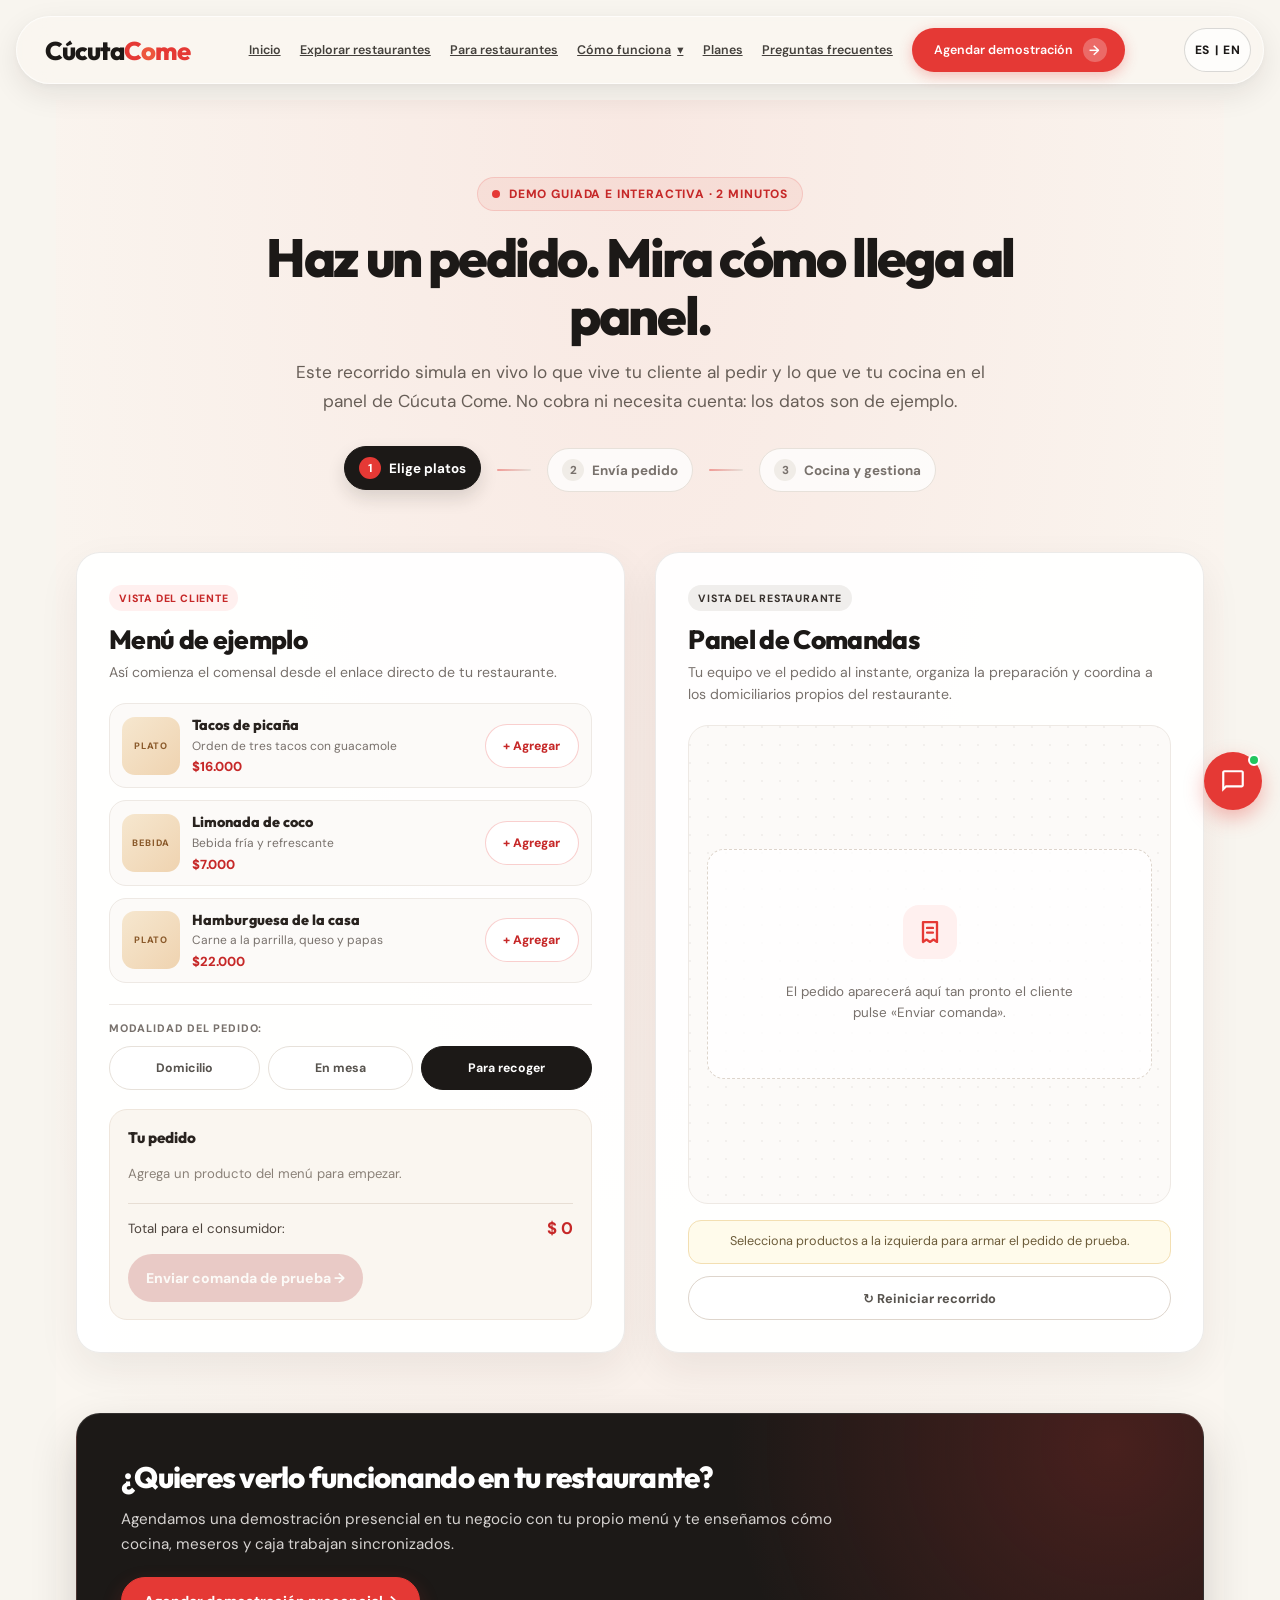
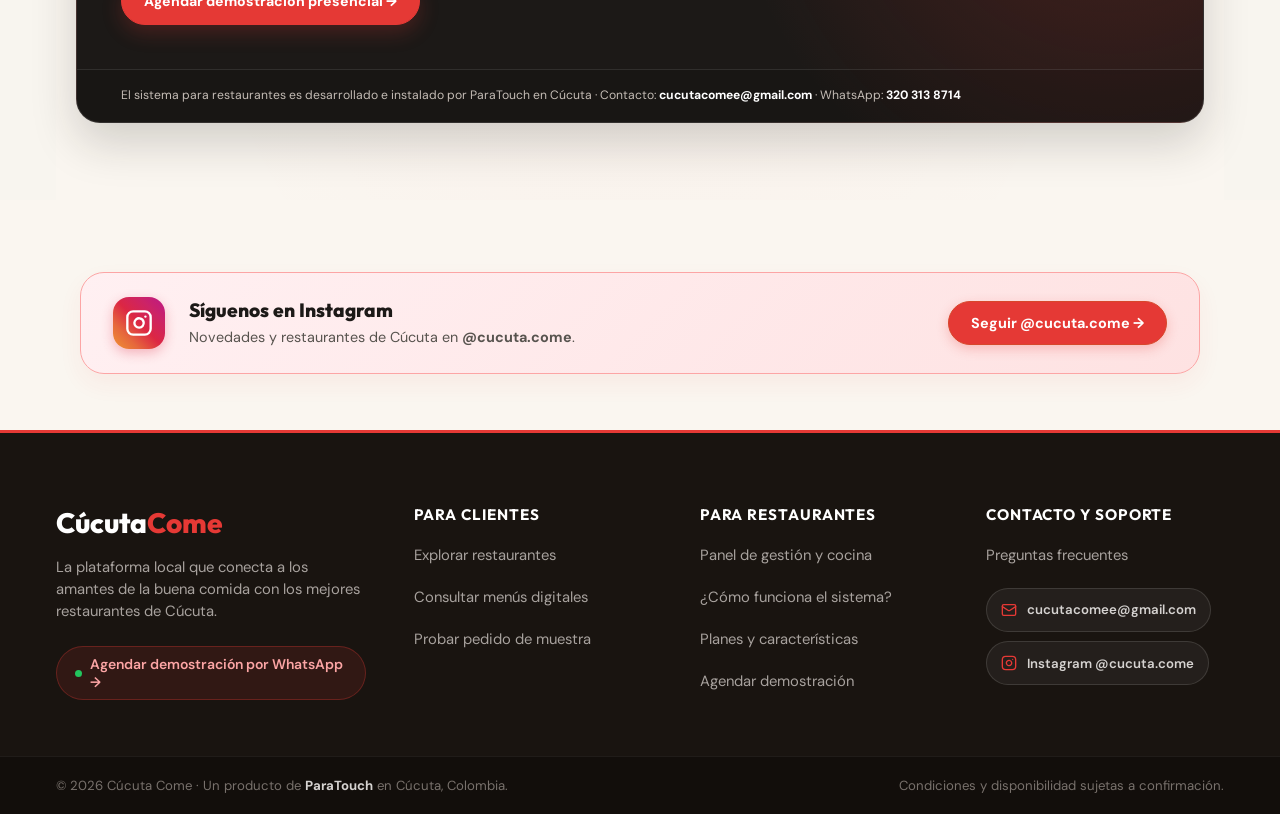
<file: demo.html>
<!doctype html>
<html lang="es">
<head>
  <meta charset="utf-8">
  <meta name="viewport" content="width=device-width,initial-scale=1">
  <meta name="description" content="Prueba el recorrido de un pedido en la demo guiada e interactiva de Cúcuta Come.">
  <title>Prueba el recorrido interactivo · Cúcuta Come</title>
  <link rel="icon" type="image/svg+xml" href="data:image/svg+xml,%3Csvg xmlns='http://www.w3.org/2000/svg' viewBox='0 0 64 64'%3E%3Crect width='64' height='64' rx='16' fill='%23E53935'/%3E%3Ctext x='32' y='43' text-anchor='middle' font-family='Arial,sans-serif' font-size='29' font-weight='800' fill='%23FFFFFF'%3ECC%3C/text%3E%3C/svg%3E">
  <link rel="stylesheet" href="assets/css/demo.css">
  <link rel="stylesheet" href="assets/css/improvements.css">
  <script src="assets/js/demo.js" defer></script>
</head>
<body>
  <a class="skip" href="demo.html#contenido">Saltar al contenido</a>

  <header class="capsule-header-wrapper" id="main-header">
    <div class="container">
    <nav class="capsule-nav-bar" aria-label="Navegación principal">
    <a class="brand header-logo-interactive" href="index.html" id="header-interactive-logo" aria-label="Cúcuta Come - Inicio">
      <span class="logo-text-brand"><span class="brand-cucuta">Cúcuta</span><span class="brand-come">C<span class="letter-o-bite">o</span>me</span></span>
    </a>
    <div class="nav top-nav" id="nav">
      <a href="index.html">Inicio</a>
      <a href="index.html#clientes">Explorar restaurantes</a>
      <a href="index.html#restaurantes">Para restaurantes</a>
      <div class="top-nav-dropdown">
        <a class="top-nav-dropdown__trigger" href="como-funciona.html">Cómo funciona <span aria-hidden="true">▾</span></a>
        <div class="top-nav-dropdown__menu">
          <a href="como-funciona.html#sistema">Comandas y cocina</a>
          <a href="como-funciona.html#domicilios">Gestión de domiciliarios</a>
          <a href="como-funciona.html#inventario">Inventario con recetas</a>
          <a href="demo.html">Demo interactiva</a>
        </div>
      </div>
      <a href="planes.html">Planes</a>
      <a href="preguntas-frecuentes.html">Preguntas frecuentes</a>
      <a href="index.html#contacto" class="nav-contact-link btn-header-cta">Agendar demostración<span class="btn-arrow-circle" aria-hidden="true">&rarr;</span></a>
    </div>
    <button class="language-toggle" type="button" data-language-toggle aria-label="Cambiar idioma a inglés" aria-pressed="false">ES <span aria-hidden="true">|</span> EN</button>
    <button aria-controls="nav" aria-expanded="false" aria-label="Abrir menú" class="burger" id="burger" type="button">
      <svg aria-hidden="true" class="icon icon--menu" viewBox="0 0 24 24" fill="none" stroke="currentColor" stroke-width="2" stroke-linecap="round"><path d="M4 6h16M4 12h16M4 18h16"/></svg>
      <svg aria-hidden="true" class="icon icon--close" viewBox="0 0 24 24" fill="none" stroke="currentColor" stroke-width="2" stroke-linecap="round"><path d="m6 6 12 12M18 6 6 18"/></svg>
    </button>
    </nav>
    </div>
  </header>

  <main id="contenido" class="demo-interactive-section">
    <div class="container">
      <div class="demo-header-text" data-reveal>
        <span class="demo-tag-pill"><span class="tag-pulse-red" aria-hidden="true"></span> DEMO GUIADA E INTERACTIVA · 2 MINUTOS</span>
        <h1 class="demo-main-title" data-i18n="demo-title">Haz un pedido. Mira cómo llega al panel.</h1>
        <p class="demo-main-subtitle" data-i18n="demo-lead">
          Este recorrido simula en vivo lo que vive tu cliente al pedir y lo que ve tu cocina en el panel de Cúcuta Come. No cobra ni necesita cuenta: los datos son de ejemplo.
        </p>

        <div class="demo-steps-indicator" aria-label="Pasos de la demo">
          <span class="step-pill active" id="step-pill-1" aria-current="step"><i class="step-num">1</i> Elige platos</span>
          <span class="step-pill-line" aria-hidden="true"></span>
          <span class="step-pill" id="step-pill-2"><i class="step-num">2</i> Envía pedido</span>
          <span class="step-pill-line" aria-hidden="true"></span>
          <span class="step-pill" id="step-pill-3"><i class="step-num">3</i> Cocina y gestiona</span>
        </div>
      </div>

      <div class="demo-workspace-grid" data-reveal>
        <section class="demo-card client-view-card" aria-labelledby="menu-title">
          <div class="demo-card-head">
            <span class="view-tag-label tag-client">VISTA DEL CLIENTE</span>
            <h2 id="menu-title">Menú de ejemplo</h2>
            <p>Así comienza el comensal desde el enlace directo de tu restaurante.</p>
          </div>

          <div class="demo-menu-list">
            <article class="demo-menu-item">
              <div class="product-thumb" aria-hidden="true"><span>Plato</span></div>
              <div class="item-info-text">
                <h3>Tacos de picaña</h3>
                <small>Orden de tres tacos con guacamole</small>
                <strong class="item-price">$16.000</strong>
              </div>
              <button type="button" class="btn-add-item" data-add="tacos">+ Agregar</button>
            </article>

            <article class="demo-menu-item">
              <div class="product-thumb" aria-hidden="true"><span>Bebida</span></div>
              <div class="item-info-text">
                <h3>Limonada de coco</h3>
                <small>Bebida fría y refrescante</small>
                <strong class="item-price">$7.000</strong>
              </div>
              <button type="button" class="btn-add-item" data-add="limonada">+ Agregar</button>
            </article>

            <article class="demo-menu-item">
              <div class="product-thumb" aria-hidden="true"><span>Plato</span></div>
              <div class="item-info-text">
                <h3>Hamburguesa de la casa</h3>
                <small>Carne a la parrilla, queso y papas</small>
                <strong class="item-price">$22.000</strong>
              </div>
              <button type="button" class="btn-add-item" data-add="burger">+ Agregar</button>
            </article>
          </div>

          <div class="demo-modality-wrap">
            <span class="modality-label">MODALIDAD DEL PEDIDO:</span>
            <div class="modality-buttons-group">
              <button type="button" class="type-pill" data-type="DOMICILIO">Domicilio</button>
              <button type="button" class="type-pill" data-type="MESA 4">En mesa</button>
              <button type="button" class="type-pill is-selected" data-type="PARA RECOGER">Para recoger</button>
            </div>
          </div>

          <div class="demo-cart-summary-box">
            <h3>Tu pedido</h3>
            <ul class="cart-list cart-items-dynamic" id="cart-items">
              <li class="empty-cart-msg">Agrega un producto del menú para empezar.</li>
            </ul>
            <div class="cart-total-bar">
              <span>Total para el consumidor:</span>
              <strong id="cart-total">$0</strong>
            </div>
            <button class="btn-submit-order" id="send-order" type="button" disabled>
              Enviar comanda de prueba &rarr;
            </button>
          </div>
        </section>

        <section class="demo-card kitchen-view-card" aria-labelledby="panel-title">
          <div class="demo-card-head">
            <span class="view-tag-label tag-kitchen">VISTA DEL RESTAURANTE</span>
            <h2 id="panel-title">Panel de Comandas</h2>
            <p>Tu equipo ve el pedido al instante, organiza la preparación y coordina a los domiciliarios propios del restaurante.</p>
          </div>

          <div class="kitchen-display-area">
            <div id="order-empty" class="kitchen-placeholder-box">
              <span class="placeholder-icon-wrap empty__icon" aria-hidden="true"><svg viewBox="0 0 24 24"><path d="M6 3.5h12v17l-3-2-3 2-3-2-3 2v-17Z"/><path d="M9.5 8.5h5M9.5 12.5h5"/></svg></span>
              <p>El pedido aparecerá aquí tan pronto el cliente pulse «Enviar comanda».</p>
            </div>

            <article id="order-card" class="order kitchen-ticket-card-live" hidden>
              <div class="order-head">
                <strong id="order-type-label">PEDIDO #1042 · PARA RECOGER</strong>
                <span id="order-status" class="badge">Nuevo</span>
              </div>
              <p class="order-meta">Cliente: Camila Rojas · Recibido ahora mismo</p>
              <ul id="order-items" class="order-items-list"></ul>
              <div class="total ticket-total-row">
                <span>Total a cobrar al consumidor</span>
                <strong id="order-total">$0</strong>
              </div>
              <button class="btn-submit-order" id="advance-order" type="button">
                Aceptar y preparar &rarr;
              </button>
            </article>

            <div id="order-completed" class="completed-card" hidden>
              <div class="completed-icon" aria-hidden="true"><svg viewBox="0 0 24 24"><path d="M20 6.5 9.5 17 4 11.5"/></svg></div>
              <h3>¡Recorrido terminado con éxito!</h3>
              <p>Tu comanda fue registrada, preparada y entregada sin papel ni confusiones.</p>
              <a class="primary link" href="index.html#contacto">Agendar demostración para mi restaurante →</a>
            </div>
          </div>

          <div class="kitchen-footer-actions">
            <p id="demo-notice" class="demo-hint-info" role="status" aria-live="polite">
              Selecciona productos a la izquierda para armar el pedido de prueba.
            </p>
            <button id="restart-demo" class="btn-reset-full" type="button">↻ Reiniciar recorrido</button>
          </div>
        </section>
      </div>

      <section class="demo-cta-dark-card" data-reveal>
        <div class="cta-dark-content">
          <h2>¿Quieres verlo funcionando en tu restaurante?</h2>
          <p>Agendamos una demostración presencial en tu negocio con tu propio menú y te enseñamos cómo cocina, meseros y caja trabajan sincronizados.</p>
          <div class="cta-dark-actions">
            <a href="index.html#contacto" class="btn-cta-red-lg">Agendar demostración presencial &rarr;</a>
          </div>
        </div>
        <div class="cta-dark-footer-line">
          <span>El sistema para restaurantes es desarrollado e instalado por ParaTouch en Cúcuta · Contacto: <strong>cucutacomee@gmail.com</strong> · WhatsApp: <strong>320 313 8714</strong></span>
        </div>
      </section>
    </div>
  </main>
  <section class="ig-band instagram-banner-section" aria-labelledby="ig-title">
    <div class="container">
      <div class="ig-card instagram-card-wrap" data-reveal>
        <div class="insta-icon-circle" aria-hidden="true">
          <svg width="28" height="28" viewBox="0 0 24 24" fill="none" stroke="#FFFFFF" stroke-width="2" stroke-linecap="round" stroke-linejoin="round" focusable="false">
            <rect x="2" y="2" width="20" height="20" rx="5" ry="5"/>
            <path d="M16 11.37A4 4 0 1 1 12.63 8 4 4 0 0 1 16 11.37z"/>
            <line x1="17.5" y1="6.5" x2="17.51" y2="6.5"/>
          </svg>
        </div>
        <div class="ig-card__text insta-text-info">
          <h2 id="ig-title">Síguenos en Instagram</h2>
          <p>Novedades y restaurantes de Cúcuta en <strong>@cucuta.come</strong>.</p>
        </div>
        <a class="primary link btn-insta-follow" href="https://instagram.com/cucuta.come" target="_blank" rel="noopener">Seguir @cucuta.come &rarr;</a>
      </div>
    </div>
  </section>
  <footer class="footer-modern">
    <div class="container footer-grid">
      <div class="footer-col-brand">
        <a href="index.html" class="footer-logo" aria-label="Cúcuta Come, ir al inicio">
          <span class="logo-text">Cúcuta<span class="logo-red">Come</span></span>
        </a>
        <p class="footer-tagline">
          La plataforma local que conecta a los amantes de la buena comida con los mejores restaurantes de Cúcuta.
        </p>
        <a href="https://wa.me/573203138714?text=Hola%2C%20quiero%20agendar%20una%20demostraci%C3%B3n%20de%20C%C3%BAcuta%20Come" target="_blank" rel="noopener" class="footer-wa-btn">
          <span class="wa-dot" aria-hidden="true"></span> Agendar demostración por WhatsApp &rarr;
        </a>
      </div>
      <div class="footer-col">
        <h2 class="footer-heading">Para Clientes</h2>
        <ul class="footer-links">
          <li><a href="index.html#clientes">Explorar restaurantes</a></li>
          <li><a href="index.html#clientes">Consultar menús digitales</a></li>
          <li><a href="demo.html">Probar pedido de muestra</a></li>
        </ul>
      </div>
      <div class="footer-col">
        <h2 class="footer-heading">Para Restaurantes</h2>
        <ul class="footer-links">
          <li><a href="index.html#restaurantes">Panel de gestión y cocina</a></li>
          <li><a href="como-funciona.html">¿Cómo funciona el sistema?</a></li>
          <li><a href="planes.html">Planes y características</a></li>
          <li><a href="index.html#contacto">Agendar demostración</a></li>
        </ul>
      </div>
      <div class="footer-col">
        <h2 class="footer-heading">Contacto y Soporte</h2>
        <ul class="footer-links">
          <li><a href="preguntas-frecuentes.html">Preguntas frecuentes</a></li>
        </ul>
        <div class="footer-contact-pills">
          <a href="mailto:cucutacomee@gmail.com" class="footer-pill-link pill-email">
            <svg aria-hidden="true" width="16" height="16" viewBox="0 0 24 24" fill="none" stroke="currentColor" stroke-width="2" stroke-linecap="round" stroke-linejoin="round"><rect x="2" y="4" width="20" height="16" rx="2"/><path d="m22 7-8.97 5.7a1.94 1.94 0 0 1-2.06 0L2 7"/></svg>
            <span>cucutacomee@gmail.com</span>
          </a>
          <a href="https://instagram.com/cucuta.come" target="_blank" rel="noopener" class="footer-pill-link pill-insta">
            <svg aria-hidden="true" width="16" height="16" viewBox="0 0 24 24" fill="none" stroke="currentColor" stroke-width="2" stroke-linecap="round" stroke-linejoin="round"><rect x="2" y="2" width="20" height="20" rx="5"/><path d="M16 11.37A4 4 0 1 1 12.63 8 4 4 0 0 1 16 11.37z"/><line x1="17.5" y1="6.5" x2="17.51" y2="6.5"/></svg>
            <span>Instagram @cucuta.come</span>
          </a>
        </div>
      </div>
    </div>
    <div class="footer-bottom-bar">
      <div class="container bottom-bar-flex">
        <p>© 2026 Cúcuta Come · Un producto de <strong>ParaTouch</strong> en Cúcuta, Colombia.</p>
        <p class="footer-conditions">Condiciones y disponibilidad sujetas a confirmación.</p>
      </div>
    </div>
  </footer>
  <div id="chatbot-widget" class="chatbot-container">
    <div id="chatbot-tooltip" class="chatbot-tooltip">
      <span>¿Tienes dudas sobre pedidos o tu restaurante? 💬</span>
      <button id="chatbot-tooltip-close" class="tooltip-close-btn" type="button" aria-label="Cerrar aviso">&times;</button>
    </div>
    <button id="chatbot-launcher" class="chatbot-launcher" type="button" aria-label="Abrir asistente virtual" aria-expanded="false" aria-controls="chatbot-window">
      <span class="launcher-online-dot" aria-hidden="true"></span>
      <svg class="icon-chat-open" viewBox="0 0 24 24" aria-hidden="true"><path fill="currentColor" d="M20 2H4c-1.1 0-2 .9-2 2v18l4-4h14c1.1 0 2-.9 2-2V4c0-1.1-.9-2-2-2zm0 14H5.2L4 17.2V4h16v12z"/></svg>
      <svg class="icon-chat-close" viewBox="0 0 24 24" aria-hidden="true"><path fill="currentColor" d="M19 6.41L17.59 5 12 10.59 6.41 5 5 6.41 10.59 12 5 17.59 6.41 19 12 13.41 17.59 19 19 17.59 13.41 12z"/></svg>
    </button>
    <section id="chatbot-window" class="chatbot-window" role="dialog" aria-modal="false" aria-hidden="true" aria-labelledby="chatbot-title" inert>
      <div class="chatbot-header">
        <div class="bot-avatar-wrap"><div class="bot-avatar-circle"><img src="assets/img/mascota/sorprendida-movil.webp" alt="" class="bot-avatar-img" width="40" height="40" loading="lazy" decoding="async"></div><span class="bot-status-dot" aria-label="En línea"></span></div>
        <div class="bot-info"><h2 id="chatbot-title">Asistente Cúcuta Come</h2><small>En línea · Respuesta al instante</small></div>
        <button id="chatbot-close-btn" class="chatbot-header-close" type="button" aria-label="Cerrar chat">&times;</button>
      </div>
      <div id="chatbot-messages" class="chatbot-messages" role="log" aria-live="polite" aria-relevant="additions"><div class="chat-msg msg-bot">¡Hola! 👋 Bienvenido a <strong>Cúcuta Come</strong>. ¿En qué te puedo ayudar hoy?</div></div>
      <div id="chatbot-quick-options" class="chatbot-quick-options" aria-label="Preguntas frecuentes">
        <button class="quick-pill pill-highlight" type="button" data-question="quiz">🎯 Descubrir mi plan ideal</button><button class="quick-pill" type="button" data-question="pedido">¿Cómo hacer un pedido?</button><button class="quick-pill" type="button" data-question="restaurante">Tengo un restaurante</button><button class="quick-pill" type="button" data-question="domicilios">¿Quién entrega los pedidos?</button><button class="quick-pill" type="button" data-question="planes">Ver todos los planes</button>
      </div>
      <form id="chatbot-form" class="chatbot-footer"><input type="text" id="chatbot-input" placeholder="Escribe tu duda aquí..." aria-label="Escribe tu duda" autocomplete="off" maxlength="500"><button type="submit" class="chatbot-send-btn" aria-label="Enviar mensaje"><svg viewBox="0 0 24 24" aria-hidden="true"><path fill="currentColor" d="M2.01 21L23 12 2.01 3 2 10l15 2-15 2z"/></svg></button></form>
    </section>
  </div>
  <script src="assets/js/main.js" defer></script>
</body>
</html>
</file>
<file: assets/css/demo.css>
@import url('https://fonts.googleapis.com/css2?family=DM+Sans:wght@400;500;600;700&family=Outfit:wght@600;700;800&display=swap');
:root{font-family:'DM Sans',system-ui,sans-serif;color:#211b17;background:#f8f5ef}
*{box-sizing:border-box}
body{margin:0}
html,body{overflow-x:hidden}
button,a{font:inherit}
button{cursor:pointer}
button:disabled{opacity:.5;cursor:not-allowed}
.skip{position:absolute;left:-9999px}
.skip:focus{left:12px;top:12px;background:white;padding:12px;z-index:5}
:focus-visible{outline:3px solid #f0835e;outline-offset:3px}
.top{background:#1d1814;color:white;display:flex;justify-content:space-between;align-items:center;gap:15px;padding:18px max(24px,calc((100vw - 1120px)/2))}
.top a{color:inherit;text-decoration:none}
.top-nav{display:flex;align-items:center;gap:8px 18px;flex-wrap:wrap}
.top-nav a{display:inline-flex;align-items:center;min-height:44px;font-size:14px;color:#d8c9bc;transition:color .18s ease}
.top-nav a:hover{color:#fff}
.top-nav-dropdown{position:relative;display:flex;align-items:center;min-height:44px}
.top-nav-dropdown__trigger{gap:6px}
.top-nav-dropdown__menu{position:absolute;z-index:10;top:100%;left:0;display:grid;min-width:220px;padding:8px;border:1px solid #493c34;border-radius:12px;background:#1d1814;box-shadow:0 12px 28px #0004;opacity:0;visibility:hidden;transform:translateY(6px);transition:opacity .18s ease,transform .18s ease,visibility .18s}
.top-nav-dropdown__menu a{padding:8px 10px;border-radius:7px}
.top-nav-dropdown__menu a:hover{background:#ffffff14}
.top-nav-dropdown:hover .top-nav-dropdown__menu,.top-nav-dropdown:focus-within .top-nav-dropdown__menu{opacity:1;visibility:visible;transform:none}
.nav-contact-link{gap:12px;padding:5px 7px 5px 18px;border:1px solid #1c1917;border-radius:9999px;background-color:#1c1917;color:#fff !important;font-weight:700;transition:transform .18s ease,box-shadow .18s ease}
.nav-contact-link:hover{background-color:#1c1917;transform:translateY(-2px);box-shadow:0 8px 18px #0004}
.nav-contact-arrow{display:grid;place-items:center;width:30px;height:30px;border-radius:50%;background:#e53935;color:#fff}
.nav-contact-arrow svg{width:15px;height:15px;fill:none;stroke:currentColor;stroke-width:2;stroke-linecap:round;stroke-linejoin:round}
.brand{font:800 27px 'Outfit',system-ui,sans-serif;letter-spacing:-1px}
.brand span{color:#ed563d}
main{max-width:1168px;margin:auto;padding:44px 24px 90px}
.intro{max-width:770px}
.eyebrow{font-size:11px;letter-spacing:2px;font-weight:800;color:#c34429}
h1,h2,h3{font-family:'Outfit',system-ui,sans-serif}
h1{font-size:clamp(34px,5vw,58px);line-height:1.08;margin:10px 0 18px;letter-spacing:-2px}
.intro>p:last-child,.card>p,.next>p{color:#675e57;line-height:1.6}
.steps{list-style:none;display:flex;gap:10px;padding:0;margin:34px 0 20px}
.steps li{background:#ede8e0;color:#786d63;border-radius:999px;padding:9px 15px;font-size:12px;font-weight:800;transition:background .2s ease,color .2s ease}
.steps .current{background:#211b17;color:white}
.layout{display:grid;grid-template-columns:1fr 1fr;gap:20px}
.card{background:white;border:1px solid #e8dfd5;border-radius:20px;padding:26px;box-shadow:0 12px 28px #34211109}
.card h2{font-size:28px;margin:8px 0}
.products{display:grid;gap:12px;margin-top:20px}
.products article{display:grid;grid-template-columns:54px 1fr auto;gap:12px;align-items:center;border:1px solid #e9e1d8;border-radius:13px;padding:14px}
.products h3{font-size:17px;margin:0}
.products p{font-size:13px;color:#786d63;margin:3px 0}
.emoji{display:grid;place-items:center;background:#fff3e8;width:54px;height:54px;border-radius:10px;font-size:28px}
.products button,.secondary{background:white;border:1px solid #d5c9bd;border-radius:9px;padding:10px 14px;font-weight:800;transition:all .18s ease}
.products button:hover,.secondary:hover{border-color:#bf462c;background:#fffaf6}
.cart{background:#f9f6f1;border-radius:14px;padding:18px;margin-top:24px}
.cart h3{margin:0 0 12px}

/* Selector de tipo de orden */
.order-type-box{margin-top:20px;padding-top:16px;border-top:1px dashed #e5d8cc}
.order-type-label{display:block;font-size:12px;font-weight:800;letter-spacing:1px;color:#7c7268;margin-bottom:8px;text-transform:uppercase}
.order-type-options{display:flex;gap:8px;flex-wrap:wrap}
.type-pill{background:#fff;border:1px solid #dcd1c5;border-radius:999px;padding:7px 13px;font-size:13px;font-weight:700;color:#5a5149;transition:all .18s ease}
.type-pill.is-selected{background:#211b17;color:#fff;border-color:#211b17}

/* Lista interactiva del carrito */
.cart-list{list-style:none;padding:0;margin:0 0 16px;display:grid;gap:10px}
.cart-item{display:flex;align-items:center;justify-content:space-between;gap:10px;padding:8px 0;border-bottom:1px solid #ece2d7}
.cart-item__info{flex:1;min-width:0}
.cart-item__title{font-size:14px;font-weight:700;margin:0;white-space:nowrap;overflow:hidden;text-overflow:ellipsis}
.cart-item__price{font-size:12px;color:#796e65}
.stepper{display:flex;align-items:center;gap:6px}
.stepper-btn{width:44px;height:44px;display:grid;place-items:center;background:#fff;border:1px solid #dcd1c5;border-radius:6px;font-weight:800;font-size:15px;line-height:1;padding:0;color:#211b17}
.stepper-btn:hover:not(:disabled){background:#f1ece5;border-color:#bf462c}
.stepper-count{font-weight:800;font-size:14px;min-width:20px;text-align:center}
.cart-item__subtotal{font-weight:800;font-size:14px;min-width:65px;text-align:right}

.empty-cart-msg{color:#766d64;font-size:14px;padding:8px 0}
.total{border-top:1px solid #e3d8cc;padding-top:14px;display:flex;justify-content:space-between;font-weight:700;font-size:17px}
.primary{background:#d7472b;color:white;border:1px solid #d7472b;border-radius:10px;padding:13px 18px;font-weight:800;transition:background .18s ease}
.primary:hover:not(:disabled){background:#ae321a}
.cart .primary{width:100%}
.empty{border:1px dashed #d5c9bd;border-radius:14px;padding:80px 20px;text-align:center;color:#766d64;margin-top:24px}
.order{border:1px solid #e3d8cc;border-radius:14px;padding:18px;margin-top:24px;background:#fffaf6}
.order-head{display:flex;justify-content:space-between;align-items:center;gap:10px}
.badge{background:#fff0e8;color:#af391d;border-radius:999px;padding:7px 12px;font-size:12px;font-weight:800}
.order-meta{color:#675e57;font-size:13px;margin:8px 0 12px}
.order-items-list{list-style:none;padding:0;margin:0 0 14px;display:grid;gap:6px}
.order-items-list li{display:flex;justify-content:space-between;font-size:14px;padding:4px 0;border-bottom:1px dashed #ebdcd0}
.notice{min-height:46px;color:#775341;line-height:1.5;margin-top:14px;font-size:14px;background:#fbf5ee;padding:10px 14px;border-radius:10px;border-left:4px solid #d7472b}

/* Tarjeta de finalización */
.completed-card{background:#ebf7f0;border:1px solid #b7e3ca;border-radius:14px;padding:22px;margin-top:20px;text-align:center}
.completed-icon{font-size:36px;margin-bottom:8px}
.completed-card h3{margin:0 0 8px;color:#135c3c;font-size:20px}
.completed-card p{color:#255c42;font-size:14px;line-height:1.5;margin:0 0 16px}
.completed-card .primary{display:inline-block;text-decoration:none}

.next{margin-top:35px;background:#211b17;color:white;border-radius:18px;padding:30px}
.next h2{margin-top:0}
.next>p{color:#d6ccc3}
.next .small{font-size:12px}
.link{display:inline-block;text-decoration:none}
.panel .secondary{margin-top:12px}

@media(max-width:820px){
  main{padding:26px 15px 60px}
  .top{padding:15px;flex-direction:column;align-items:flex-start}
  .top-nav{width:100%;justify-content:space-between;flex-wrap:wrap}
  .layout{grid-template-columns:1fr}
  .card{padding:19px}
  .steps{flex-wrap:wrap}
  .products article{grid-template-columns:46px 1fr auto;gap:9px;padding:10px}
  .products button{padding:8px 12px}
  .emoji{width:46px;height:46px;font-size:24px}
}

/* v2: sin emojis, miniaturas y móvil */
.product-thumb{width:64px;height:64px;border-radius:14px;background:linear-gradient(135deg,#f6e7cf,#efd3b0);display:grid;place-items:center;overflow:hidden;position:relative;color:#8a5a2b;font-size:10px;font-weight:800;letter-spacing:.08em;text-transform:uppercase}
.product-thumb img{position:absolute;inset:0;width:100%;height:100%;object-fit:cover}
.empty__icon,.completed-icon{width:54px;height:54px;border-radius:50%;margin:0 auto 10px;display:grid;place-items:center;background:rgba(229,48,42,.1);color:#e5302a}
.completed-icon{background:#dcfce7;color:#166534;font-size:0}
.empty__icon svg,.completed-icon svg{width:26px;height:26px;fill:none;stroke:currentColor;stroke-width:2.2;stroke-linecap:round;stroke-linejoin:round}
.type-pill{min-height:44px}
button,.primary,.secondary{min-height:44px}
input,select,textarea{font-size:16px}
@media(max-width:820px){.product-thumb{width:46px;height:46px;font-size:8px}.order-type-options{display:grid;grid-template-columns:1fr;gap:8px}.steps li{font-size:11px;padding:8px 12px}}
@media(max-width:520px){.products article{grid-template-columns:46px 1fr}.products article button{grid-column:1/-1;width:100%}}
.ig-band{padding:0 24px clamp(3.5rem,6vw,4rem);background:#f8f5ef}
.ig-card{display:flex;align-items:center;justify-content:space-between;gap:24px;max-width:1120px;margin:auto;padding:24px;border:1px solid #e8dfd5;border-radius:18px;background:linear-gradient(135deg,#fff7ec,#ffeaf0)}
.ig-card h2{margin:0 0 6px;font-family:'Outfit',system-ui,sans-serif}
.ig-card p{margin:0;color:#675e57;line-height:1.55}
.demo-footer{padding:24px;background:#211b17}
.demo-footer nav{display:flex;flex-wrap:wrap;justify-content:center;gap:10px 24px;max-width:1168px;margin:auto}
.demo-footer a{display:inline-flex;align-items:center;min-height:44px;color:#fff;text-decoration:none}
.demo-footer a:hover{text-decoration:underline}
.intro,.layout{min-width:0}
@media(max-width:820px){.top-nav{justify-content:flex-start;gap:4px 14px}.ig-card{flex-direction:column;text-align:center}.ig-card .primary{width:100%;text-align:center}}
@media(prefers-reduced-motion:reduce){*,*::before,*::after{scroll-behavior:auto!important;transition-duration:.001ms!important;animation-duration:.001ms!important;animation-iteration-count:1!important}}
</file>
<file: assets/css/improvements.css>
.form__legal { line-height: 1.55; }
.contact__person{margin-bottom:18px}.contact__wa{display:flex;align-items:center;gap:15px;width:min(100%,440px);min-height:82px;padding:16px 18px;background:#167a50;color:#fff;border:1px solid #116b46;border-radius:16px;box-shadow:0 12px 24px #135c3c26;text-decoration:none;transition:transform .18s ease,box-shadow .18s ease,background .18s ease}.contact__wa:hover{background:#106943;transform:translateY(-2px);box-shadow:0 16px 30px #135c3c32}.contact__wa:focus-visible{outline:3px solid #1e8f60;outline-offset:4px}.contact__wa-icon{display:grid;place-items:center;flex:none;width:46px;height:46px;border-radius:13px;background:#ffffff20}.contact__wa-icon .icon{display:block;width:27px;height:27px;fill:none;stroke:currentColor;stroke-width:1.8;stroke-linecap:round;stroke-linejoin:round}.contact__wa-text{display:grid;gap:3px;min-width:0;line-height:1.25}.contact__wa-text strong{font-size:1rem;font-weight:800}.contact__wa-text small{font-size:.84rem;color:#daf6e8}.contact__wa-arrow{width:20px;height:20px;flex:none;margin-left:auto;stroke:currentColor;stroke-width:2}.contact__person .muted{line-height:1.4}@media(max-width:480px){.contact__wa{padding:14px;gap:12px}.contact__wa-text strong{font-size:.94rem}.contact__wa-icon{width:42px;height:42px}}

/* Pie unificado para las páginas del sitio */
.footer-modern {
  padding-top: 4.5rem;
  border-top: 3px solid #e53935;
  background-color: #191410;
  color: #a8a29e;
  font-size: .925rem;
}
.footer-modern .container {
  width: min(100% - 40px, 1168px);
  margin-inline: auto;
}
.footer-grid {
  display: grid;
  grid-template-columns: minmax(0, 1.3fr) repeat(3, minmax(0, 1fr));
  gap: 3rem;
  padding-bottom: 3.5rem;
}
.footer-col-brand,
.footer-col { min-width: 0; }
.footer-logo {
  display: inline-block;
  margin-bottom: 1rem;
  text-decoration: none;
}
.footer-logo .logo-text {
  color: #fff;
  font-family: "Baloo 2", "Outfit", sans-serif;
  font-size: 1.75rem;
  font-weight: 800;
}
.footer-logo .logo-red { color: #e53935; }
.footer-tagline {
  max-width: 320px;
  margin: 0 0 1.5rem;
  color: #a8a29e;
  line-height: 1.5;
}
.footer-wa-btn {
  display: inline-flex;
  min-height: 44px;
  align-items: center;
  gap: 8px;
  padding: 8px 18px;
  border: 1px solid rgba(229, 57, 53, .3);
  border-radius: 9999px;
  background: rgba(229, 57, 53, .12);
  color: #fca5a5;
  font-size: .875rem;
  font-weight: 600;
  text-decoration: none;
  transition: background-color .25s ease, color .25s ease, border-color .25s ease;
}
.footer-wa-btn:hover {
  border-color: #e53935;
  background: #e53935;
  color: #fff;
}
.wa-dot {
  width: 7px;
  height: 7px;
  flex: 0 0 7px;
  border-radius: 50%;
  background-color: #22c55e;
}
.footer-heading {
  margin: 0 0 1.25rem;
  color: #fff;
  font-size: .95rem;
  font-weight: 700;
  letter-spacing: .06em;
  text-transform: uppercase;
}
.footer-links {
  display: flex;
  flex-direction: column;
  gap: .75rem;
  margin: 0;
  padding: 0;
  list-style: none;
}
.footer-links a {
  display: inline-block;
  min-height: 30px;
  color: #a8a29e;
  line-height: 1.5;
  text-decoration: none;
  transition: color .2s ease, padding-left .2s ease;
}
.footer-links a:hover {
  padding-left: 4px;
  color: #e53935;
}
.footer-modern a:focus-visible {
  outline: 2px solid #fca5a5;
  outline-offset: 3px;
}
.footer-bottom-bar {
  padding: 1.25rem 0;
  border-top: 1px solid rgba(255, 255, 255, .06);
  background-color: #120e0b;
  color: #78716c;
  font-size: .825rem;
}
.bottom-bar-flex {
  display: flex;
  align-items: center;
  justify-content: space-between;
  flex-wrap: wrap;
  gap: 1rem;
}
.bottom-bar-flex p { margin: 0; }
.bottom-bar-flex strong { color: #d6d3d1; }
@media (max-width: 991px) {
  .footer-grid {
    grid-template-columns: repeat(2, minmax(0, 1fr));
    gap: 2.5rem;
  }
}
@media (max-width: 576px) {
  .footer-modern { padding-top: 3rem; }
  .footer-grid {
    grid-template-columns: minmax(0, 1fr);
    gap: 2rem;
    padding-bottom: 2.5rem;
  }
  .bottom-bar-flex {
    flex-direction: column;
    text-align: center;
  }
}
@media (prefers-reduced-motion: reduce) {
  .footer-wa-btn,
  .footer-links a { transition: none; }
}

/* Header con espaciado amplio, CTA rojo y animación de marca */
.site-header .header__inner {
  min-height: 88px;
  height: auto;
  gap: clamp(18px, 2.5vw, 36px);
}
.site-header,
.top {
  will-change: transform;
  transition: transform .35s cubic-bezier(.16, 1, .3, 1), background-color .3s ease, box-shadow .3s ease, backdrop-filter .3s ease;
}
.site-header.header-hidden,
.top.header-hidden { transform: translateY(-100%); }
.site-header.header-scrolled,
.top.header-scrolled {
  background-color: rgba(250, 246, 240, .94);
  backdrop-filter: blur(10px);
  -webkit-backdrop-filter: blur(10px);
  box-shadow: 0 4px 20px rgba(28, 25, 23, .06);
}
.site-header.is-open { transform: translateY(0); }
.site-header .brand {
  flex: 0 0 auto;
  transition: transform .25s cubic-bezier(.34, 1.56, .64, 1);
}
.site-header .brand__name {
  font-size: 2rem;
  letter-spacing: -.02em;
}
.site-header .brand__accent {
  display: inline-block;
  transform-origin: center;
  transition: color .3s ease, transform .3s ease;
}
.site-header .brand:hover { transform: scale(1.03); }
.site-header .brand:hover .brand__accent {
  color: #c62828;
  animation: logoPulse .6s cubic-bezier(.34, 1.56, .64, 1);
}
@keyframes logoPulse {
  0%, 100% { transform: translateY(0) scale(1); }
  50% { transform: translateY(-2px) scale(1.08); }
}
.site-header .nav {
  min-width: 0;
  gap: clamp(16px, 2vw, 28px);
}
.site-header .nav__list {
  gap: clamp(14px, 1.65vw, 24px);
}
.site-header .nav__list > li > a {
  display: inline-flex;
  min-height: 44px;
  align-items: center;
  white-space: nowrap;
}
.site-header .nav__cta {
  min-height: 44px;
  height: auto;
  flex: 0 0 auto;
  padding: 6px 6px 6px 20px;
  border-color: #c62828;
  background-color: #c62828;
  box-shadow: 0 4px 14px rgba(198, 40, 40, .28);
}
.site-header .nav__cta:hover {
  border-color: #b71c1c;
  background-color: #b71c1c;
  box-shadow: 0 6px 18px rgba(198, 40, 40, .38);
}
.site-header .nav__cta-arrow {
  width: 32px;
  height: 32px;
  background-color: #faf6f0;
  color: #c62828;
  font-weight: 800;
}
.site-header .nav__cta:hover .nav__cta-arrow {
  background-color: #fff;
}
.site-header .burger {
  flex: 0 0 44px;
}
@media (max-width: 1100px) and (min-width: 921px) {
  .site-header .header__inner { gap: 14px; }
  .site-header .brand__name { font-size: 1.8rem; }
  .site-header .nav { gap: 14px; }
  .site-header .nav__list { gap: 12px; }
  .site-header .nav__list > li > a { font-size: .84rem; }
  .site-header .nav__cta { padding-left: 14px; font-size: .86rem; }
}
@media (max-width: 920px) {
  .site-header .header__inner {
    min-height: var(--header-h);
    gap: 12px;
  }
  .site-header .nav { gap: 0; }
  .site-header.is-open .nav {
    align-items: stretch;
    gap: 12px;
  }
  .site-header .nav__list > li > a {
    width: 100%;
    min-height: 48px;
  }
  .site-header .nav__cta {
    width: 100%;
    min-height: 48px;
  }
}

@media (prefers-reduced-motion: reduce) {
  .site-header,
  .top { transition: none; }
  .site-header .brand,
  .site-header .brand__accent,
  .site-header .nav__cta,
  .site-header .nav__cta-arrow { transition: none; }
  .site-header .brand:hover .brand__accent { animation: none; }
}
.top {
  position: sticky;
  top: 0;
  z-index: 60;
  min-height: 88px;
  gap: 24px;
  border-bottom: 1px solid rgba(231, 229, 228, .8);
  background-color: #faf6f0;
  box-shadow: 0 2px 12px rgba(28, 25, 23, .03);
  color: #1c1917;
}
.top .brand {
  flex: 0 0 auto;
  color: #1c1917;
  font-size: 30px;
  transition: transform .25s cubic-bezier(.34, 1.56, .64, 1);
}
.top .brand span {
  display: inline-block;
  color: #e53935;
  transition: color .3s ease, transform .3s ease;
}
.top .brand:hover { transform: scale(1.03); }
.top .brand:hover span {
  color: #c62828;
  animation: logoPulse .6s cubic-bezier(.34, 1.56, .64, 1);
}
.top-nav { gap: 8px clamp(12px, 1.5vw, 20px); }
.top-nav a {
  min-height: 44px;
  color: #44403c;
  font-size: .9rem;
  white-space: nowrap;
}
.top-nav a:hover { color: #e53935; }
.top-nav .nav-contact-link {
  gap: 12px;
  padding: 6px 6px 6px 20px;
  border-color: #c62828;
  background-color: #c62828;
  box-shadow: 0 4px 14px rgba(198, 40, 40, .28);
  color: #fff !important;
}

/* Banner de Instagram y cápsulas de contacto del pie */
.instagram-banner-section.ig-band {
  padding: 4.5rem 0 3.5rem;
  background-color: #faf6f0;
}
.instagram-banner-section .instagram-card-wrap {
  display: flex;
  align-items: center;
  gap: 1.5rem;
  padding: 1.5rem 2rem;
  border: 1px solid #fca5a5;
  border-radius: 24px;
  background: linear-gradient(135deg, #fff0f2 0%, #fee2e2 100%);
  box-shadow: 0 10px 25px rgba(229, 57, 53, .06);
}
.instagram-card-wrap .insta-icon-circle {
  display: flex;
  width: 52px;
  height: 52px;
  flex: 0 0 52px;
  align-items: center;
  justify-content: center;
  border-radius: 16px;
  background: linear-gradient(45deg, #f09433 0%, #e6683c 25%, #dc2743 50%, #cc2366 75%, #bc1888 100%);
  color: #fff;
  margin: 0;
  padding: 0;
  box-shadow: 0 4px 12px rgba(220, 39, 67, .3);
}
.instagram-card-wrap .insta-icon-circle svg {
  display: block;
  flex: 0 0 28px;
  width: 28px;
  height: 28px;
  fill: none;
  stroke: #fff;
  stroke-width: 2;
  stroke-linecap: round;
  stroke-linejoin: round;
}
.instagram-card-wrap .insta-text-info { flex: 1; }
.instagram-card-wrap .insta-text-info h2 {
  margin: 0 0 .25rem;
  color: #1c1917;
  font-size: 1.2rem;
  font-weight: 800;
}
.instagram-card-wrap .insta-text-info p {
  margin: 0;
  color: #57534e;
  font-size: .9rem;
}
.instagram-banner-section .btn-insta-follow {
  display: inline-flex;
  min-height: 44px;
  align-items: center;
  justify-content: center;
  padding: 10px 22px;
  border-radius: 9999px;
  background-color: #e53935;
  color: #fff;
  font-size: .9rem;
  font-weight: 700;
  text-decoration: none;
  white-space: nowrap;
  box-shadow: 0 4px 12px rgba(229, 57, 53, .25);
  transition: background-color .25s ease, transform .25s ease;
}
.instagram-banner-section .btn-insta-follow:hover {
  background-color: #c62828;
  transform: translateY(-2px);
}
.footer-contact-pills {
  display: flex;
  flex-direction: column;
  align-items: flex-start;
  gap: .6rem;
  margin-top: .875rem;
}
.footer-modern .footer-pill-link {
  display: inline-flex;
  width: fit-content;
  max-width: 100%;
  min-height: 44px;
  align-items: center;
  gap: 10px;
  padding: 8px 14px;
  border: 1px solid rgba(255, 255, 255, .12);
  border-radius: 9999px;
  background-color: rgba(255, 255, 255, .05);
  color: #d6d3d1;
  font-size: .825rem;
  font-weight: 600;
  text-decoration: none;
  transition: background-color .25s ease, border-color .25s ease, color .25s ease, transform .25s ease;
}
.footer-modern .footer-pill-link svg {
  flex: 0 0 16px;
  color: #e53935;
  transition: transform .25s ease;
}
.footer-modern .footer-pill-link span { overflow-wrap: anywhere; }
.footer-modern .footer-pill-link:hover {
  border-color: rgba(229, 57, 53, .4);
  background-color: rgba(229, 57, 53, .15);
  color: #fff;
  transform: translateX(4px);
}
.footer-modern .footer-pill-link:hover svg { transform: scale(1.15); }
@media (max-width: 768px) {
  .instagram-banner-section .instagram-card-wrap {
    flex-direction: column;
    padding: 1.5rem;
    text-align: center;
  }
  .instagram-banner-section .btn-insta-follow { width: 100%; }
}
@media (prefers-reduced-motion: reduce) {
  .instagram-banner-section .btn-insta-follow,
  .footer-modern .footer-pill-link,
  .footer-modern .footer-pill-link svg { transition: none; }
}

/* Demo interactiva: espacios, tarjetas y estados del recorrido */
.demo-interactive-section {
  padding: clamp(3.25rem, 6vw, 5.25rem) 0;
  background:
    radial-gradient(ellipse at 50% 0, rgba(229, 57, 53, .07), transparent 44rem),
    #faf6f0;
}
.demo-interactive-section > .container {
  width: min(100% - 40px, 1168px);
  margin-inline: auto;
}
.demo-header-text {
  max-width: 850px;
  margin: 0 auto clamp(2.5rem, 5vw, 3.75rem);
  text-align: center;
}
.demo-tag-pill {
  display: inline-flex;
  min-height: 34px;
  align-items: center;
  gap: 9px;
  padding: 7px 14px;
  margin-bottom: 1.15rem;
  border: 1px solid rgba(229, 57, 53, .16);
  border-radius: 9999px;
  background: rgba(229, 57, 53, .07);
  color: #c62828;
  font-size: .75rem;
  font-weight: 800;
  letter-spacing: .07em;
}
.tag-pulse-red {
  width: 8px;
  height: 8px;
  flex: 0 0 8px;
  border-radius: 50%;
  background: #e53935;
  box-shadow: 0 0 0 0 rgba(229, 57, 53, .45);
  animation: demoTagPulse 1.8s ease-out infinite;
}
.demo-main-title {
  max-width: 820px;
  margin: 0 auto .8rem;
  color: #1c1917;
  font-size: clamp(2rem, 4.4vw, 3.35rem);
  font-weight: 800;
  letter-spacing: -.045em;
  line-height: 1.08;
}
.demo-main-subtitle {
  max-width: 700px;
  margin: 0 auto;
  color: #675e57;
  font-size: clamp(.98rem, 1.5vw, 1.08rem);
  line-height: 1.7;
}
.demo-steps-indicator {
  display: flex;
  align-items: center;
  justify-content: center;
  gap: clamp(.45rem, 1.25vw, 1rem);
  margin-top: 2rem;
}
.demo-interactive-section .step-pill {
  display: inline-flex;
  min-height: 44px;
  align-items: center;
  gap: 8px;
  padding: 8px 14px;
  border: 1px solid #e7e1da;
  border-radius: 9999px;
  background: rgba(255, 255, 255, .76);
  color: #78716c;
  font-size: clamp(.7rem, 1.2vw, .84rem);
  font-style: normal;
  font-weight: 700;
  white-space: nowrap;
  transition: color .25s ease, background-color .25s ease, border-color .25s ease, box-shadow .25s ease, transform .25s ease;
}
.demo-interactive-section .step-num {
  display: inline-grid;
  width: 22px;
  height: 22px;
  flex: 0 0 22px;
  place-items: center;
  border-radius: 50%;
  background: #f0ece7;
  color: #78716c;
  font-size: .72rem;
  font-style: normal;
  font-weight: 800;
  transition: color .25s ease, background-color .25s ease;
}
.demo-interactive-section .step-pill.active {
  transform: translateY(-2px);
  border-color: #1c1917;
  background: #1c1917;
  color: #fff;
  box-shadow: 0 8px 18px rgba(28, 25, 23, .14);
}
.demo-interactive-section .step-pill.active .step-num {
  background: #e53935;
  color: #fff;
}
.step-pill-line {
  width: clamp(14px, 3vw, 34px);
  height: 2px;
  flex: 0 0 auto;
  border-radius: 2px;
  background: linear-gradient(90deg, rgba(229, 57, 53, .45), #e7e1da);
}
.demo-workspace-grid {
  display: grid;
  grid-template-columns: repeat(2, minmax(0, 1fr));
  align-items: stretch;
  gap: clamp(1rem, 2.4vw, 2rem);
  margin-bottom: clamp(2.5rem, 5vw, 3.75rem);
}
.demo-interactive-section .demo-card {
  display: flex;
  min-width: 0;
  flex-direction: column;
  padding: clamp(1.25rem, 2.6vw, 2rem);
  border: 1px solid rgba(43, 35, 29, .09);
  border-radius: 24px;
  background: rgba(255, 255, 255, .94);
  box-shadow: 0 16px 42px rgba(45, 32, 22, .07);
  transition: transform .3s ease, box-shadow .3s ease, border-color .3s ease;
}
.demo-interactive-section .demo-card:hover {
  transform: translateY(-3px);
  border-color: rgba(229, 57, 53, .2);
  box-shadow: 0 22px 48px rgba(45, 32, 22, .1);
}
.demo-card-head { margin-bottom: 1.2rem; }
.demo-interactive-section .view-tag-label {
  display: inline-flex;
  min-height: 26px;
  align-items: center;
  padding: 5px 10px;
  margin-bottom: .7rem;
  border-radius: 9999px;
  background: #fff0ef;
  color: #c62828;
  font-size: .66rem;
  font-weight: 800;
  letter-spacing: .075em;
}
.demo-interactive-section .tag-kitchen {
  background: #f0eeec;
  color: #37312d;
}
.demo-interactive-section .demo-card-head h2 {
  margin: 0 0 .4rem;
  color: #1c1917;
  font-size: clamp(1.35rem, 2.5vw, 1.65rem);
  font-weight: 800;
  letter-spacing: -.025em;
}
.demo-interactive-section .demo-card-head p {
  margin: 0;
  color: #78716c;
  font-size: .88rem;
  line-height: 1.55;
}
.demo-menu-list {
  display: grid;
  gap: .75rem;
  margin-bottom: 1.35rem;
}
.demo-menu-item {
  display: grid;
  grid-template-columns: 58px minmax(0, 1fr) auto;
  align-items: center;
  gap: 12px;
  min-width: 0;
  padding: 12px;
  border: 1px solid #eee9e4;
  border-radius: 17px;
  background: #fcfaf8;
  transition: border-color .22s ease, background-color .22s ease, transform .22s ease, box-shadow .22s ease;
}
.demo-menu-item:hover {
  transform: translateY(-2px);
  border-color: rgba(229, 57, 53, .24);
  background: #fff;
  box-shadow: 0 8px 20px rgba(45, 32, 22, .06);
}
.demo-interactive-section .demo-menu-item .product-thumb {
  width: 58px;
  height: 58px;
  border-radius: 13px;
  font-size: .58rem;
}
.item-info-text { min-width: 0; }
.demo-interactive-section .item-info-text h3 {
  margin: 0 0 2px;
  color: #29231f;
  font-size: .9rem;
  font-weight: 800;
  line-height: 1.35;
}
.demo-interactive-section .item-info-text small {
  display: block;
  margin-bottom: 4px;
  color: #78716c;
  font-size: .75rem;
  line-height: 1.4;
}
.demo-interactive-section .item-price {
  display: block;
  color: #c62828;
  font-size: .82rem;
  font-weight: 800;
}
.demo-interactive-section .btn-add-item {
  min-width: 94px;
  min-height: 44px;
  padding: 8px 12px;
  border: 1px solid rgba(229, 57, 53, .24);
  border-radius: 9999px;
  background: #fff;
  color: #c62828;
  font-size: .77rem;
  font-weight: 800;
  transition: color .2s ease, background-color .2s ease, border-color .2s ease, transform .2s ease, box-shadow .2s ease;
}
.demo-interactive-section .btn-add-item:hover {
  transform: translateY(-1px);
  border-color: #e53935;
  background: #e53935;
  color: #fff;
  box-shadow: 0 6px 14px rgba(229, 57, 53, .2);
}
.demo-modality-wrap {
  padding: 1rem 0 1.2rem;
  border-top: 1px solid #eee9e4;
}
.demo-interactive-section .modality-label {
  display: block;
  margin: 0 0 .65rem;
  color: #78716c;
  font-size: .68rem;
  font-weight: 800;
  letter-spacing: .075em;
}
.modality-buttons-group {
  display: flex;
  flex-wrap: wrap;
  gap: 8px;
}
.demo-interactive-section .type-pill {
  min-height: 44px;
  flex: 1 1 auto;
  padding: 8px 12px;
  border: 1px solid #e7e1da;
  border-radius: 9999px;
  background: #fff;
  color: #57534e;
  font-size: .77rem;
  font-weight: 700;
  transition: color .2s ease, background-color .2s ease, border-color .2s ease, transform .2s ease;
}
.demo-interactive-section .type-pill:hover {
  transform: translateY(-1px);
  border-color: rgba(229, 57, 53, .45);
  color: #c62828;
}
.demo-interactive-section .type-pill.is-selected {
  border-color: #1c1917;
  background: #1c1917;
  color: #fff;
}
.demo-cart-summary-box {
  margin-top: auto;
  padding: 1.1rem;
  border: 1px solid #efe6dc;
  border-radius: 18px;
  background: #faf6f0;
}
.demo-interactive-section .demo-cart-summary-box h3 {
  margin: 0 0 .75rem;
  color: #29231f;
  font-size: .95rem;
  font-weight: 800;
}
.demo-interactive-section .cart-list {
  display: grid;
  gap: .55rem;
  min-height: 32px;
  margin: 0 0 .8rem;
  padding: 0;
  list-style: none;
}
.demo-interactive-section .cart-list .empty-cart-msg {
  margin: 0;
  padding: .35rem 0;
  color: #8a8178;
  font-size: .82rem;
  line-height: 1.5;
}
.demo-interactive-section .cart-list .cart-item {
  display: grid;
  grid-template-columns: minmax(0, 1fr) auto auto;
  align-items: center;
  gap: 8px;
  margin: 0;
  padding: .55rem 0;
  border-bottom: 1px solid #e9e1d8;
}
.demo-interactive-section .cart-item__title {
  color: #29231f;
  font-size: .8rem;
}
.demo-interactive-section .stepper-btn {
  width: 36px;
  height: 36px;
  border-color: #e2d9cf;
  border-radius: 10px;
  color: #3a322d;
}
.demo-interactive-section .cart-item__subtotal {
  min-width: 58px;
  color: #29231f;
  font-size: .77rem;
}
.cart-total-bar {
  display: flex;
  align-items: center;
  justify-content: space-between;
  gap: 10px;
  padding-top: .8rem;
  margin: .25rem 0 .9rem;
  border-top: 1px solid #e7ded4;
  color: #4b423b;
  font-size: .83rem;
}
.cart-total-bar strong {
  color: #c62828;
  font-size: 1.05rem;
  white-space: nowrap;
}
.demo-interactive-section .btn-submit-order {
  display: inline-flex;
  min-height: 48px;
  align-items: center;
  justify-content: center;
  gap: 8px;
  padding: 12px 18px;
  border: 0;
  border-radius: 9999px;
  background: #e53935;
  color: #fff;
  font-size: .88rem;
  font-weight: 800;
  text-align: center;
  box-shadow: 0 8px 18px rgba(229, 57, 53, .2);
  transition: transform .22s ease, background-color .22s ease, box-shadow .22s ease;
}
.demo-interactive-section .btn-submit-order:not(:disabled):hover {
  transform: translateY(-2px);
  background: #c62828;
  box-shadow: 0 11px 22px rgba(229, 57, 53, .26);
}
.demo-interactive-section .btn-submit-order:disabled {
  background: #d9a09d;
  box-shadow: none;
  cursor: not-allowed;
}
.kitchen-display-area {
  display: flex;
  flex: 1;
  min-height: 300px;
  flex-direction: column;
  justify-content: center;
  padding: 1.1rem;
  border: 1px solid #eee9e4;
  border-radius: 20px;
  background:
    radial-gradient(circle at 1px 1px, rgba(74, 63, 54, .055) 1px, transparent 0) 0 0 / 18px 18px,
    #fcfaf8;
}
.demo-interactive-section .kitchen-placeholder-box {
  display: flex;
  min-height: 230px;
  flex-direction: column;
  align-items: center;
  justify-content: center;
  gap: .8rem;
  padding: 1.5rem;
  border: 1px dashed #ded5cc;
  border-radius: 17px;
  background: rgba(255, 255, 255, .8);
  color: #78716c;
  text-align: center;
}
.demo-interactive-section .kitchen-placeholder-box p {
  max-width: 290px;
  margin: 0;
  font-size: .84rem;
  line-height: 1.55;
}
.demo-interactive-section .placeholder-icon-wrap {
  display: grid;
  width: 54px;
  height: 54px;
  flex: 0 0 54px;
  place-items: center;
  border-radius: 16px;
  background: #fff0ef;
  color: #e53935;
}
.demo-interactive-section .placeholder-icon-wrap svg {
  width: 28px;
  height: 28px;
  fill: none;
  stroke: currentColor;
  stroke-width: 2;
  stroke-linecap: round;
  stroke-linejoin: round;
}
.demo-interactive-section .kitchen-ticket-card-live {
  padding: clamp(1rem, 2vw, 1.35rem);
  border: 1px solid rgba(229, 57, 53, .35);
  border-top: 4px solid #e53935;
  border-radius: 17px;
  background: #fff;
  box-shadow: 0 12px 28px rgba(45, 32, 22, .09);
  animation: demoTicketEnter .38s cubic-bezier(.2, .8, .2, 1) both;
}
.demo-interactive-section .order-head {
  flex-wrap: wrap;
  margin-bottom: .55rem;
  color: #29231f;
  font-size: .84rem;
}
.demo-interactive-section .order-head strong { line-height: 1.4; }
.demo-interactive-section .order-meta {
  margin: .3rem 0 .85rem;
  color: #78716c;
  font-size: .77rem;
}
.demo-interactive-section .order-items-list {
  display: grid;
  gap: .35rem;
  margin: 0 0 .9rem;
  padding-left: 1.1rem;
}
.demo-interactive-section .order-items-list li {
  padding: .4rem 0;
  border-bottom: 1px dashed #eee5dc;
  color: #4b423b;
  font-size: .82rem;
  line-height: 1.45;
}
.demo-interactive-section .ticket-total-row {
  align-items: center;
  gap: 10px;
  padding-top: .75rem;
  margin: 0;
  border-top: 1px dashed #e2d9cf;
  color: #4b423b;
  font-size: .82rem;
}
.demo-interactive-section .ticket-total-row strong { color: #c62828; }
.kitchen-footer-actions {
  display: grid;
  gap: .75rem;
  margin-top: 1rem;
}
.demo-interactive-section .demo-hint-info {
  min-height: 44px;
  padding: 11px 13px;
  margin: 0;
  border: 1px solid #f3dfb2;
  border-radius: 13px;
  background: #fffbeb;
  color: #6b5b39;
  font-size: .79rem;
  line-height: 1.5;
  text-align: center;
}
.demo-interactive-section .btn-reset-full {
  min-height: 44px;
  padding: 9px 14px;
  border: 1px solid #ded5cc;
  border-radius: 9999px;
  background: #fff;
  color: #57534e;
  font-size: .8rem;
  font-weight: 700;
  transition: color .2s ease, background-color .2s ease, border-color .2s ease, transform .2s ease;
}
.demo-interactive-section .btn-reset-full:hover {
  transform: translateY(-1px);
  border-color: #bfb4a9;
  background: #f6f2ee;
}
.demo-interactive-section .completed-card {
  padding: 1.4rem;
  border: 1px solid #b7e3ca;
  border-radius: 18px;
  background: #f0faf4;
}
.demo-interactive-section .completed-icon {
  display: grid;
  width: 52px;
  height: 52px;
  place-items: center;
  margin: 0 auto .8rem;
  border-radius: 50%;
  background: #dcfce7;
}
.demo-interactive-section .completed-icon svg {
  width: 26px;
  height: 26px;
  fill: none;
  stroke: #166534;
  stroke-width: 2.2;
  stroke-linecap: round;
  stroke-linejoin: round;
}
.demo-interactive-section .completed-card h3 {
  margin: 0 0 .5rem;
  color: #135c3c;
  font-size: 1.15rem;
}
.demo-interactive-section .completed-card p {
  color: #255c42;
  font-size: .85rem;
  line-height: 1.55;
}
.demo-cta-dark-card {
  overflow: hidden;
  border: 1px solid rgba(255, 255, 255, .1);
  border-radius: 24px;
  background:
    radial-gradient(circle at 92% 10%, rgba(229, 57, 53, .22), transparent 24rem),
    #1c1917;
  color: #fff;
  box-shadow: 0 20px 46px rgba(28, 25, 23, .18);
}
.cta-dark-content { padding: clamp(1.5rem, 4vw, 2.75rem); }
.demo-cta-dark-card .cta-dark-content h2 {
  margin: 0 0 .7rem;
  color: #fff;
  font-size: clamp(1.4rem, 2.8vw, 1.85rem);
  font-weight: 800;
  letter-spacing: -.025em;
}
.demo-cta-dark-card .cta-dark-content p {
  max-width: 760px;
  margin: 0 0 1.25rem;
  color: #d6d3d1;
  font-size: .95rem;
  line-height: 1.65;
}
.btn-cta-red-lg {
  display: inline-flex;
  min-height: 48px;
  align-items: center;
  justify-content: center;
  padding: 12px 22px;
  border: 1px solid #e53935;
  border-radius: 9999px;
  background: #e53935;
  color: #fff;
  font-size: .88rem;
  font-weight: 800;
  text-align: center;
  text-decoration: none;
  box-shadow: 0 8px 20px rgba(229, 57, 53, .22);
  transition: transform .22s ease, background-color .22s ease, box-shadow .22s ease;
}
.btn-cta-red-lg:hover {
  transform: translateY(-2px);
  background: #c62828;
  box-shadow: 0 11px 24px rgba(229, 57, 53, .3);
}
.cta-dark-footer-line {
  padding: 1rem clamp(1.5rem, 4vw, 2.75rem);
  border-top: 1px solid rgba(255, 255, 255, .1);
  background: rgba(0, 0, 0, .13);
  color: #c4bcb5;
  font-size: .76rem;
  line-height: 1.6;
}
.cta-dark-footer-line strong { color: #fff; }
@keyframes demoTagPulse {
  70% { box-shadow: 0 0 0 7px rgba(229, 57, 53, 0); }
  100% { box-shadow: 0 0 0 0 rgba(229, 57, 53, 0); }
}
@keyframes demoTicketEnter {
  from { opacity: 0; transform: translateY(10px) scale(.985); }
  to { opacity: 1; transform: translateY(0) scale(1); }
}
@media (max-width: 991px) {
  .demo-workspace-grid { grid-template-columns: minmax(0, 1fr); }
  .demo-interactive-section .demo-card { padding: clamp(1.25rem, 4vw, 2rem); }
  .kitchen-display-area { min-height: 260px; }
}
@media (max-width: 600px) {
  .demo-interactive-section { padding: 3rem 0 3.75rem; }
  .demo-interactive-section > .container { width: min(100% - 28px, 1168px); }
  .demo-header-text { margin-bottom: 2rem; }
  .demo-steps-indicator {
    display: grid;
    grid-template-columns: repeat(3, minmax(0, 1fr));
    gap: 6px;
    margin-top: 1.5rem;
  }
  .demo-steps-indicator .step-pill-line { display: none; }
  .demo-interactive-section .step-pill {
    justify-content: center;
    min-height: 40px;
    gap: 5px;
    padding: 7px 4px;
    font-size: .62rem;
    text-align: center;
    white-space: normal;
  }
  .demo-interactive-section .step-num { width: 20px; height: 20px; flex-basis: 20px; }
  .demo-workspace-grid { gap: 1rem; margin-bottom: 2.25rem; }
  .demo-menu-item {
    grid-template-columns: 46px minmax(0, 1fr);
    gap: 10px;
    padding: 10px;
  }
  .demo-interactive-section .demo-menu-item .product-thumb {
    width: 46px;
    height: 46px;
    border-radius: 11px;
  }
  .demo-interactive-section .btn-add-item {
    grid-column: 2;
    justify-self: start;
    min-width: 110px;
  }
  .demo-interactive-section .type-pill { flex-basis: 100%; }
  .demo-interactive-section .kitchen-placeholder-box { min-height: 205px; }
  .btn-cta-red-lg { width: 100%; }
  .demo-cta-dark-card { border-radius: 20px; }
}
@media (max-width: 820px) {
  .top-nav-dropdown__menu { right: 0; left: auto; }
}
@media (prefers-reduced-motion: reduce) {
  .tag-pulse-red { animation: none; }
  .demo-interactive-section .demo-card,
  .demo-menu-item,
  .demo-interactive-section .step-pill,
  .demo-interactive-section .btn-add-item,
  .demo-interactive-section .type-pill,
  .demo-interactive-section .btn-submit-order,
  .demo-interactive-section .btn-reset-full,
  .btn-cta-red-lg { transition: none; }
  .demo-interactive-section .kitchen-ticket-card-live { animation: none; }
}
.top-nav .nav-contact-link:hover {
  transform: translateY(-2px);
  border-color: #b71c1c;
  background-color: #b71c1c;
  box-shadow: 0 6px 18px rgba(198, 40, 40, .38);
  color: #fff !important;
}
.top-nav .nav-contact-arrow {
  width: 32px;
  height: 32px;
  background-color: #faf6f0;
  color: #c62828;
  transition: transform .25s ease, background-color .25s ease;
}
.top-nav .nav-contact-link:hover .nav-contact-arrow {
  transform: translateX(3px);
  background-color: #fff;
}
@media (max-width: 1100px) and (min-width: 821px) {
  .top { gap: 14px; padding-inline: 20px; }
  .top .brand { font-size: 27px; }
  .top-nav { gap: 6px 10px; }
  .top-nav a { font-size: .82rem; }
  .top-nav .nav-contact-link { padding-left: 12px; }
}
@media (prefers-reduced-motion: reduce) {
  .top .brand,
  .top .brand span,
  .top-nav .nav-contact-link,
  .top-nav .nav-contact-arrow { transition: none; }
  .top .brand:hover span { animation: none; }
}

/* Video demo con marco 3D de smartphone */
.demo-video-section {
  overflow: hidden;
  padding: 5rem 0;
  background-color: #faf6f0;
}
.demo-video-grid {
  display: grid;
  grid-template-columns: minmax(0, 1fr) minmax(0, 1fr);
  align-items: center;
  gap: clamp(2.5rem, 6vw, 5rem);
}
.demo-video-text,
.demo-video-visual { min-width: 0; }
.eyebrow-tag {
  display: inline-flex;
  align-items: center;
  gap: 6px;
  margin-bottom: .875rem;
  color: #e53935;
  font-size: .85rem;
  font-weight: 800;
  letter-spacing: .06em;
}
.tag-dot-red {
  width: 7px;
  height: 7px;
  border-radius: 50%;
  background-color: #e53935;
}
.demo-video-title {
  margin: 0 0 1rem;
  color: #1c1917;
  font-size: clamp(2rem, 3.2vw, 2.55rem);
  font-weight: 800;
  line-height: 1.18;
}
.demo-video-subtitle {
  margin: 0 0 1.75rem;
  color: #57534e;
  font-size: 1.05rem;
  line-height: 1.6;
}
.demo-features-list {
  display: flex;
  flex-direction: column;
  gap: .875rem;
  margin: 0 0 2rem;
  padding: 0;
  list-style: none;
}
.demo-features-list li {
  display: flex;
  align-items: center;
  gap: 10px;
  color: #44403c;
  font-size: .95rem;
  font-weight: 600;
  line-height: 1.45;
}
.feature-check {
  display: flex;
  width: 22px;
  height: 22px;
  flex: 0 0 22px;
  align-items: center;
  justify-content: center;
  border-radius: 50%;
  background-color: #dcfce7;
  color: #16a34a;
  font-size: .8rem;
  font-weight: 800;
}
.btn-demo-action {
  display: inline-flex;
  min-height: 52px;
  align-items: center;
  justify-content: center;
  padding: 14px 28px;
  border-radius: 9999px;
  background-color: #e53935;
  box-shadow: 0 4px 16px rgba(229, 57, 53, .28);
  color: #fff;
  font-size: 1rem;
  font-weight: 700;
  text-align: center;
  text-decoration: none;
  transition: transform .25s ease, background-color .25s ease, box-shadow .25s ease;
}
.btn-demo-action:hover {
  transform: translateY(-2px);
  background-color: #c62828;
  box-shadow: 0 8px 22px rgba(229, 57, 53, .38);
}
.btn-demo-action:focus-visible {
  outline: 3px solid #1c1917;
  outline-offset: 3px;
}
.demo-video-visual {
  display: flex;
  flex-direction: column;
  align-items: center;
  justify-content: center;
  position: relative;
  min-height: 650px;
  padding: 1rem 0;
  perspective: 1200px;
}
.iphone-mockup {
  position: relative;
  z-index: 1;
  box-sizing: border-box;
  width: min(300px, 100%);
  height: 620px;
  padding: 10px;
  border-radius: 48px;
  background-color: #1a1817;
  box-shadow: 0 25px 50px -12px rgba(28, 25, 23, .28), 0 0 0 2px #2d2a28, 0 0 0 6px #12100f;
  transition: transform .3s cubic-bezier(.34, 1.56, .64, 1), box-shadow .3s ease;
}
.iphone-mockup:hover {
  transform: translateY(-4px);
}
.iphone-dynamic-island {
  position: absolute;
  z-index: 10;
  top: 18px;
  left: 50%;
  width: 85px;
  height: 22px;
  transform: translateX(-50%);
  border-radius: 20px;
  background-color: #000;
  pointer-events: none;
  box-shadow: 0 1px 4px rgba(0, 0, 0, .5);
}
.iphone-screen-container {
  position: absolute;
  inset: 10px 10px 36px;
  margin: 0;
  padding: 0;
  overflow: hidden;
  border-radius: 40px;
  background-color: #000;
}
.iphone-video-element {
  display: block;
  width: 100% !important;
  height: 100% !important;
  object-fit: cover !important;
  object-position: center !important;
  border: none !important;
  border-radius: 38px;
  outline: none !important;
}
.iphone-home-bar {
  position: absolute;
  z-index: 10;
  bottom: 14px;
  left: 50%;
  width: 110px;
  height: 4px;
  transform: translateX(-50%);
  border-radius: 9999px;
  background-color: rgba(255, 255, 255, .65);
  pointer-events: none;
}
.video-caption-text {
  margin: 1rem 0 0;
  color: #78716c;
  font-size: .85rem;
  font-weight: 600;
  text-align: center;
}
@media (max-width: 991px) {
  .demo-video-grid {
    grid-template-columns: minmax(0, 1fr);
    gap: 2rem;
  }
  .demo-video-text { max-width: 680px; }
  .demo-video-visual {
    min-height: 0;
    width: min(100%, 560px);
    margin-inline: auto;
  }
}
@media (max-width: 520px) {
  .demo-video-section { padding: 3.5rem 0; }
  .iphone-mockup {
    width: min(270px, 100%);
    height: 550px;
    padding: 8px;
    border-radius: 42px;
  }
  .iphone-screen-container {
    inset: 8px 8px 30px;
    border-radius: 34px;
  }
  .iphone-video-element { border-radius: 34px; }
  .iphone-dynamic-island {
    top: 15px;
    width: 75px;
    height: 20px;
  }
}
@media (prefers-reduced-motion: reduce) {
  .iphone-mockup { transition: none; }
  .iphone-mockup:hover { transform: none; }
  .btn-demo-action { transition: none; }
}

/* Sección oscura "Conoce la solución" */
.solution-dark-section {
  position: relative;
  overflow: hidden;
  padding: 5.5rem 0;
  border-top: 1px solid rgba(255, 255, 255, .08);
  border-bottom: 1px solid rgba(255, 255, 255, .08);
  background-color: #14100d;
  background-image: radial-gradient(rgba(255, 255, 255, .06) 1px, transparent 1px);
  background-size: 24px 24px;
  color: #fff;
}
.solution-grid {
  display: grid;
  grid-template-columns: minmax(0, 1.1fr) minmax(0, .9fr);
  align-items: center;
  gap: 4rem;
}
.solution-copy,
.solution-visual-cards { min-width: 0; }
.solution-tag {
  display: inline-flex;
  align-items: center;
  gap: 8px;
  margin-bottom: 1rem;
  color: #f45b55;
  font-size: .85rem;
  font-weight: 800;
  letter-spacing: .06em;
  text-transform: uppercase;
}
.tag-pulse {
  width: 7px;
  height: 7px;
  flex: 0 0 7px;
  border-radius: 50%;
  background-color: #e53935;
  box-shadow: 0 0 8px #e53935;
  animation: solutionTagPulse 1.8s ease-in-out infinite;
}
@keyframes solutionTagPulse {
  50% { opacity: .5; transform: scale(.8); }
}
.solution-title {
  margin: 0 0 1.25rem;
  color: #fff;
  font-size: clamp(2rem, 3.5vw, 2.75rem);
  font-weight: 800;
  letter-spacing: -.02em;
  line-height: 1.18;
}
.text-red-highlight { color: #f45b55; }
.solution-description {
  max-width: 520px;
  margin: 0 0 2rem;
  color: #d6d3d1;
  font-size: 1.05rem;
  line-height: 1.65;
}
.solution-actions {
  display: flex;
  flex-wrap: wrap;
  align-items: center;
  gap: .75rem;
  margin-bottom: 1.5rem;
}
.btn-solution-red,
.btn-solution-ghost {
  display: inline-flex;
  min-height: 48px;
  align-items: center;
  justify-content: center;
  padding: 11px 22px;
  border-radius: 9999px;
  font-size: .95rem;
  font-weight: 700;
  text-align: center;
  text-decoration: none;
  transition: transform .25s ease, background-color .25s ease, border-color .25s ease, box-shadow .25s ease;
}
.btn-solution-red {
  background-color: #e53935;
  box-shadow: 0 4px 18px rgba(229, 57, 53, .3);
  color: #fff;
}
.btn-solution-red:hover {
  transform: translateY(-2px);
  background-color: #c62828;
  box-shadow: 0 8px 22px rgba(229, 57, 53, .38);
}
.btn-solution-ghost {
  border: 1px solid rgba(255, 255, 255, .24);
  background-color: rgba(255, 255, 255, .05);
  color: #f5f5f4;
}
.btn-solution-ghost:hover {
  transform: translateY(-2px);
  border-color: rgba(255, 255, 255, .45);
  background-color: rgba(255, 255, 255, .12);
}
.btn-solution-red:focus-visible,
.btn-solution-ghost:focus-visible {
  outline: 3px solid #fff;
  outline-offset: 3px;
}
.solution-mascot-wrap { margin-top: .5rem; }
.solution-mascot-img {
  display: block;
  width: 130px;
  height: auto;
  filter: drop-shadow(0 10px 15px rgba(0, 0, 0, .5));
  animation: solutionMascotBreath 3.5s ease-in-out infinite alternate;
}
@keyframes solutionMascotBreath {
  to { transform: translateY(-6px) scale(1.02); }
}
.solution-visual-cards {
  display: flex;
  flex-direction: column;
  gap: 1rem;
}
.flow-card {
  display: flex;
  align-items: flex-start;
  gap: 1rem;
  padding: 1.25rem 1.35rem;
  border: 1px solid rgba(255, 255, 255, .1);
  border-radius: 20px;
  background-color: #1c1814;
  transition: transform .25s ease, border-color .25s ease, box-shadow .25s ease;
}
.flow-card:hover {
  transform: translateX(6px);
  border-color: rgba(229, 57, 53, .45);
  box-shadow: 0 10px 25px rgba(0, 0, 0, .35);
}
.flow-step-num {
  flex: 0 0 auto;
  padding: 8px 12px;
  border: 1px solid rgba(229, 57, 53, .3);
  border-radius: 12px;
  background: rgba(229, 57, 53, .15);
  color: #ff6b65;
  font-size: .9rem;
  font-weight: 800;
}
.flow-card-content { min-width: 0; flex: 1; }
.flow-card-head {
  display: flex;
  align-items: flex-start;
  justify-content: space-between;
  gap: .75rem;
  margin-bottom: .4rem;
}
.flow-card-head h3 {
  margin: 0;
  color: #fff;
  font-size: .98rem;
  font-weight: 700;
  line-height: 1.4;
}
.flow-badge {
  flex: 0 0 auto;
  padding: 4px 8px;
  border-radius: 9999px;
  font-size: .7rem;
  font-weight: 700;
  line-height: 1.35;
  white-space: nowrap;
}
.badge-green { background: rgba(34, 197, 94, .15); color: #4ade80; }
.badge-red { background: rgba(229, 57, 53, .16); color: #fca5a5; }
.badge-dark { background: rgba(255, 255, 255, .1); color: #e7e5e4; }
.flow-card-content p {
  margin: 0;
  color: #c4beb9;
  font-size: .875rem;
  line-height: 1.5;
}
@media (max-width: 991px) {
  .solution-grid {
    grid-template-columns: minmax(0, 1fr);
    gap: 2.75rem;
  }
  .solution-copy { max-width: 680px; }
}
@media (max-width: 520px) {
  .solution-dark-section { padding: 3.75rem 0; }
  .solution-grid { gap: 2rem; }
  .solution-title br { display: none; }
  .solution-actions { align-items: stretch; }
  .btn-solution-red,
  .btn-solution-ghost { width: 100%; }
  .flow-card { gap: .75rem; padding: 1rem; }
  .flow-card-head { flex-direction: column; align-items: flex-start; gap: .4rem; }
}
@media (prefers-reduced-motion: reduce) {
  .tag-pulse,
  .solution-mascot-img { animation: none; }
  .flow-card,
  .btn-solution-red,
  .btn-solution-ghost { transition: none; }
  .flow-card:hover,
  .btn-solution-red:hover,
  .btn-solution-ghost:hover { transform: none; }
}

/* Contacto y agenda de demostración */
.contact-section {
  padding: clamp(3.75rem, 7vw, 6rem) 0;
  background:
    radial-gradient(ellipse at 82% 18%, rgba(229, 57, 53, .07), transparent 34rem),
    #faf6f0;
}
.contact-grid {
  display: grid;
  grid-template-columns: minmax(0, .9fr) minmax(0, 1.1fr);
  align-items: start;
  gap: clamp(2rem, 5vw, 4.5rem);
}
.contact-info,
.contact-form-wrap { min-width: 0; }
.contact-tag {
  display: inline-flex;
  align-items: center;
  gap: 8px;
  margin-bottom: .75rem;
  color: #d93833;
  font-size: .82rem;
  font-weight: 800;
  letter-spacing: .07em;
  text-transform: uppercase;
}
.contact-tag .tag-dot-red {
  width: 7px;
  height: 7px;
  flex: 0 0 7px;
  border-radius: 50%;
  background: #e53935;
  box-shadow: 0 0 9px rgba(229, 57, 53, .5);
}
.contact-title {
  margin: 0 0 .85rem;
  color: #1c1917;
  font-size: clamp(2rem, 3.5vw, 2.65rem);
  font-weight: 800;
  letter-spacing: -.025em;
  line-height: 1.15;
}
.contact-subtitle {
  max-width: 48ch;
  margin: 0 0 1.75rem;
  color: #57534e;
  font-size: 1.02rem;
  line-height: 1.65;
}
.steps-timeline {
  display: grid;
  gap: 1.15rem;
  margin-bottom: 1.8rem;
}
.timeline-item {
  display: flex;
  align-items: flex-start;
  gap: .9rem;
}
.timeline-num {
  display: grid;
  width: 34px;
  height: 34px;
  flex: 0 0 34px;
  place-items: center;
  border: 1px solid rgba(229, 57, 53, .18);
  border-radius: 50%;
  background: #e53935;
  box-shadow: 0 5px 12px rgba(229, 57, 53, .18);
  color: #fff;
  font-size: .9rem;
  font-weight: 800;
}
.timeline-text { min-width: 0; padding-top: 1px; }
.timeline-text strong {
  display: block;
  margin-bottom: .2rem;
  color: #292524;
  font-size: .96rem;
  line-height: 1.4;
}
.timeline-text p {
  margin: 0;
  color: #78716c;
  font-size: .87rem;
  line-height: 1.5;
}
.direct-channels {
  display: grid;
  gap: .75rem;
  max-width: 460px;
}
.channel-card {
  display: flex;
  min-height: 72px;
  align-items: center;
  gap: .9rem;
  padding: .8rem 1rem;
  border-radius: 15px;
  text-decoration: none;
  transition: transform .2s ease, box-shadow .2s ease, background-color .2s ease, border-color .2s ease;
}
.contact__wa.channel-card {
  width: 100%;
  margin: 0;
  border: 1px solid #08714f;
  background: #087a55;
  box-shadow: 0 8px 18px rgba(4, 120, 87, .18);
  color: #fff;
}
.contact__wa.channel-card:hover {
  transform: translateY(-2px);
  border-color: #065f46;
  background: #066b4b;
  box-shadow: 0 12px 24px rgba(4, 120, 87, .24);
}
.channel-card:focus-visible {
  outline: 3px solid #1c1917;
  outline-offset: 3px;
}
.channel-icon-wrap {
  display: grid;
  width: 42px;
  height: 42px;
  flex: 0 0 42px;
  place-items: center;
  border-radius: 12px;
  background: rgba(255, 255, 255, .16);
}
.channel-icon-wrap .wa-svg {
  width: 24px;
  height: 24px;
  fill: currentColor;
}
.channel-text {
  display: grid;
  min-width: 0;
  gap: 3px;
  line-height: 1.25;
}
.channel-text strong {
  font-size: .93rem;
  font-weight: 800;
}
.channel-text small {
  overflow-wrap: anywhere;
  font-size: .82rem;
  opacity: .84;
}
.channel-arrow {
  margin-left: auto;
  font-size: 1.2rem;
  font-weight: 700;
}
.contact__mail.channel-card {
  width: 100%;
  min-height: 72px;
  margin: 0;
  padding: .8rem 1rem;
  border: 1px solid #e7e5e4;
  border-radius: 15px;
  background: #fff;
  box-shadow: 0 5px 15px rgba(28, 25, 23, .04);
}
.contact__mail.channel-card:hover {
  transform: translateY(-2px);
  border-color: #d6d3d1;
  box-shadow: 0 10px 22px rgba(28, 25, 23, .08);
}
.contact__mail .channel-icon-wrap {
  background: #fef2f2;
  color: #d93833;
}
.contact__mail .channel-text { color: #292524; }
.contact__mail .channel-text small { color: #78716c; opacity: 1; }
.form-card {
  padding: clamp(1.25rem, 3vw, 2.1rem);
  border: 1px solid rgba(231, 229, 228, .95);
  border-radius: 24px;
  background: #fff;
  box-shadow: 0 22px 50px rgba(28, 25, 23, .09);
}
.form-card-header {
  display: flex;
  align-items: flex-start;
  justify-content: space-between;
  gap: 1rem;
  margin-bottom: 1.4rem;
  padding-bottom: 1.1rem;
  border-bottom: 1px solid #f0eeec;
}
.form-card-header h3 {
  margin: 0 0 .3rem;
  color: #1c1917;
  font-size: 1.3rem;
  font-weight: 800;
  line-height: 1.25;
}
.form-card-header p {
  margin: 0;
  color: #78716c;
  font-size: .88rem;
  line-height: 1.45;
}
.form-badge {
  flex: 0 0 auto;
  padding: 5px 10px;
  border-radius: 9999px;
  background: #fef2f2;
  color: #c62828;
  font-size: .72rem;
  font-weight: 800;
  white-space: nowrap;
}
.form-card .form { gap: 1rem; }
.form-card .form__row { gap: 1rem; }
.form-card .field { min-width: 0; gap: .4rem; }
.form-card .field label {
  color: #44403c;
  font-size: .84rem;
  font-weight: 700;
  line-height: 1.4;
}
.form-card .field input,
.form-card .field select,
.form-card .field textarea {
  min-height: 48px;
  padding: 11px 13px;
  border: 1px solid #d6d3d1;
  border-radius: 11px;
  background-color: #faf9f6;
  color: #1c1917;
  font-family: inherit;
  font-size: .92rem;
}
.form-card .field textarea { min-height: 92px; }
.form-card .field input:focus,
.form-card .field select:focus,
.form-card .field textarea:focus {
  border-color: #e53935;
  outline: 3px solid rgba(229, 57, 53, .14);
  outline-offset: 1px;
}
.form-card .field input::placeholder,
.form-card .field textarea::placeholder { color: #a8a29e; }
.form-card .field.is-invalid input,
.form-card .field.is-invalid select {
  border-color: #e53935;
  background-color: #fff7f5;
}
.form-card #form-submit {
  min-height: 50px;
  border-radius: 12px;
}
.form-card .form__legal {
  color: #78716c;
  font-size: .78rem;
  line-height: 1.55;
}
.form-card .form__error {
  padding: .7rem .85rem;
  border-radius: 10px;
  background: #fff1f0;
  color: #b42318;
  line-height: 1.45;
}
.form-card .form__success { padding: 1.5rem .5rem; }
.form-card .form__success h3 { margin: 0; }
@media (max-width: 991px) {
  .contact-grid {
    grid-template-columns: minmax(0, 1fr);
    gap: 2.5rem;
  }
  .contact-info { max-width: 680px; }
  .direct-channels { max-width: none; }
}
@media (max-width: 600px) {
  .contact-section { padding: 3.5rem 0; }
  .contact-grid { gap: 2rem; }
  .form-card-header { flex-direction: column; }
  .form-card .form__row { grid-template-columns: minmax(0, 1fr); }
}
@media (prefers-reduced-motion: reduce) {
  .channel-card { transition: none; }
  .channel-card:hover { transform: none; }
}

/* Escena de puntos de dolor */
.pain-points-dark-section {
  position: relative;
  overflow: hidden;
  padding: clamp(4rem, 8vw, 5.5rem) 0 4.5rem;
  border-top: 1px solid rgba(255, 255, 255, .09);
  background-color: #14100d;
  background-image: radial-gradient(rgba(255, 255, 255, .05) 1px, transparent 1px);
  background-size: 20px 20px;
  color: #fff;
}
.pain-points-grid {
  display: grid;
  grid-template-columns: minmax(0, .9fr) minmax(0, 1.1fr);
  align-items: start;
  gap: clamp(2rem, 5vw, 4rem);
}
.pain-copy,
.pain-cards-stack { min-width: 0; }
.pain-badge {
  display: inline-flex;
  align-items: center;
  gap: 9px;
  margin-bottom: 1.2rem;
  color: #f45b55;
  font-size: .77rem;
  font-weight: 800;
  letter-spacing: .075em;
  line-height: 1.5;
  text-transform: uppercase;
}
.badge-dot-live {
  width: 8px;
  height: 8px;
  flex: 0 0 8px;
  border-radius: 50%;
  background: #e53935;
  box-shadow: 0 0 10px rgba(229, 57, 53, .9);
  animation: painDotPulse 1.5s ease-in-out infinite;
}
@keyframes painDotPulse {
  50% { opacity: .42; transform: scale(.8); }
}
.pain-points-dark-section .pain-title {
  margin: 0 0 1.15rem;
  color: #fff;
  font-size: clamp(2.25rem, 4.2vw, 3.65rem);
  font-weight: 800;
  letter-spacing: -.035em;
  line-height: 1.04;
}
.pain-points-dark-section .text-red-highlight { color: #f45b55; }
.pain-subtitle {
  max-width: 42ch;
  margin: 0;
  color: #b7b0aa;
  font-size: 1rem;
  line-height: 1.65;
}
.pain-mascot-container {
  display: flex;
  width: 100%;
  align-items: center;
  justify-content: flex-start;
  position: relative;
  margin-top: 1.75rem;
}
.pain-mascot-img {
  display: block;
  width: 260px;
  max-width: 100%;
  height: auto;
  object-fit: contain;
  filter: drop-shadow(0 15px 30px rgba(0, 0, 0, .65));
  animation: mascotStressFloat 4s ease-in-out infinite alternate;
}
@keyframes mascotStressFloat {
  0% { transform: translateY(0) rotate(0deg) scale(1); }
  50% { transform: translateY(-6px) rotate(-1.5deg) scale(1.02); }
  100% { transform: translateY(3px) rotate(1.5deg) scale(.99); }
}
.pain-cards-stack {
  display: grid;
  gap: .85rem;
}
.pain-row-card {
  display: grid;
  grid-template-columns: minmax(0, 1fr) minmax(180px, 220px);
  align-items: center;
  gap: 1.25rem;
  min-width: 0;
  padding: 1rem 1.1rem;
  border: 1px solid rgba(255, 255, 255, .09);
  border-radius: 18px;
  background: rgba(28, 24, 20, .84);
  transition: transform .28s cubic-bezier(.2, .8, .2, 1), border-color .25s ease, background-color .25s ease, box-shadow .25s ease;
}
.pain-row-card:hover {
  transform: translateX(4px);
  border-color: rgba(229, 57, 53, .45);
  background: #26201b;
  box-shadow: 0 12px 28px rgba(0, 0, 0, .32);
}
.pain-row-info {
  display: flex;
  min-width: 0;
  align-items: flex-start;
  gap: .8rem;
}
.pain-num {
  display: grid;
  width: 38px;
  height: 34px;
  flex: 0 0 38px;
  place-items: center;
  border: 1px solid rgba(229, 57, 53, .26);
  border-radius: 10px;
  background: rgba(229, 57, 53, .12);
  color: #f45b55;
  font-size: .78rem;
  font-weight: 800;
}
.pain-row-info > div { min-width: 0; }
.pain-row-info h3 {
  margin: 0 0 .3rem;
  color: #fff;
  font-size: .98rem;
  font-weight: 750;
  line-height: 1.35;
}
.pain-row-info p {
  margin: 0;
  color: #a8a29e;
  font-size: .81rem;
  line-height: 1.5;
}
.pain-visual-preview {
  position: relative;
  display: flex;
  min-width: 0;
  min-height: 100px;
  flex-direction: column;
  justify-content: center;
  overflow: hidden;
  padding: .8rem;
  border: 1px solid rgba(255, 255, 255, .06);
  border-radius: 13px;
  background: #120e0c;
}
.visual-chat { gap: 5px; }
.chat-bubble {
  max-width: 86%;
  padding: 4px 7px;
  border-radius: 8px;
  font-size: .61rem;
  line-height: 1.3;
}
.bubble-left {
  align-self: flex-start;
  background: #2d2825;
  color: #d6d3d1;
}
.bubble-right-red {
  align-self: flex-end;
  background: #e53935;
  color: #fff;
  font-weight: 700;
}
.chat-counter-badge {
  position: absolute;
  right: 7px;
  bottom: 5px;
  display: grid;
  width: 25px;
  height: 25px;
  place-items: center;
  border: 2px solid #120e0c;
  border-radius: 50%;
  background: #e53935;
  color: #fff;
  font-size: .73rem;
  font-weight: 900;
}
.visual-paper-tickets { min-height: 100px; }
.paper-ticket {
  position: absolute;
  top: 50%;
  display: block;
  padding: 7px 8px;
  border-radius: 4px;
  background: #faf6f0;
  box-shadow: 0 4px 10px rgba(0, 0, 0, .3);
  color: #1c1917;
  font-size: .61rem;
  font-weight: 700;
  line-height: 1.25;
}
.paper-ticket small {
  display: inline-block;
  margin-top: 3px;
  color: #78716c;
  font-size: .53rem;
}
.ticket-1 { left: 8px; transform: translateY(-50%) rotate(-6deg); }
.ticket-2 { left: 66px; transform: translateY(-50%) rotate(3deg); }
.ticket-3-alert {
  right: 6px;
  transform: translateY(-50%) rotate(5deg);
  border: 1px solid #e53935;
  background: #fffdf9;
}
.q-mark { color: #e53935; font-size: .9rem; }
.visual-status-list {
  gap: 7px;
  padding: .8rem .85rem;
  font-size: .65rem;
}
.status-line {
  display: flex;
  align-items: center;
  justify-content: space-between;
  gap: 8px;
  color: #fff;
}
.status-line strong { font-size: .64rem; }
.status-line.sub {
  padding-left: 7px;
  color: #a8a29e;
  font-size: .6rem;
}
.badge-red-sm { color: #fca5a5; font-weight: 700; }
.badge-gray-sm { color: #a8a29e; }
.text-orange { color: #fb923c; font-weight: 600; }
.visual-napkin-calc {
  padding: .65rem .75rem;
  background: #faf6f0;
  color: #1c1917;
  font-family: ui-monospace, "Cascadia Mono", Consolas, monospace;
}
.napkin-card { display: grid; gap: 3px; }
.napkin-row {
  display: flex;
  justify-content: space-between;
  gap: 8px;
  font-size: .61rem;
  line-height: 1.3;
}
.napkin-row strong { font-weight: 700; }
.napkin-divider {
  margin: 2px 0;
  border-bottom: 1px dashed #a8a29e;
}
.napkin-row.total { font-weight: 800; }
.red-total { color: #e53935; font-size: .68rem; }
.impact-statement-wrap {
  margin-top: clamp(3rem, 6vw, 4.5rem);
  padding-top: 2.5rem;
}
.impact-divider {
  width: 100%;
  height: 1px;
  margin-bottom: 2.25rem;
  background: rgba(255, 255, 255, .12);
}
.impact-title {
  margin: 0;
  color: #fff;
  font-size: clamp(2.4rem, 5vw, 3.4rem);
  font-weight: 800;
  letter-spacing: -.035em;
  line-height: 1.08;
}
.strikethrough-animated {
  position: relative;
  display: inline-block;
  color: #a8a29e;
}
.strikethrough-animated::after {
  position: absolute;
  top: 54%;
  right: 0;
  left: 0;
  height: 3px;
  transform: scaleX(0);
  transform-origin: left center;
  background: #e53935;
  content: "";
  animation: painStrike 1.1s .35s ease-out forwards;
}
@keyframes painStrike {
  to { transform: scaleX(1); }
}
.text-red-bold { color: #f45b55; }
.impact-sub {
  margin: .8rem 0 0;
  color: #a8a29e;
  font-size: 1rem;
}
.impact-sub strong { color: #fff; }
@media (max-width: 1200px) {
  .pain-mascot-img { width: 230px; }
}
@media (max-width: 991px) {
  .pain-points-grid {
    grid-template-columns: minmax(0, 1fr);
    gap: 2rem;
  }
  .pain-copy {
    display: grid;
    grid-template-columns: minmax(0, 1fr) auto;
    column-gap: 1rem;
    align-items: center;
  }
  .pain-badge,
  .pain-points-dark-section .pain-title,
  .pain-subtitle { grid-column: 1; }
  .pain-mascot-container {
    grid-column: 2;
    grid-row: 1 / span 3;
    align-self: center;
    margin: 0;
  }
  .pain-mascot-img { width: 220px; }
}
@media (max-width: 768px) {
  .pain-mascot-img { width: 200px; }
}
@media (max-width: 600px) {
  .pain-points-dark-section { padding: 3.75rem 0 3.25rem; }
  .pain-copy { display: block; }
  .pain-points-dark-section .pain-title { font-size: clamp(2rem, 9vw, 2.7rem); }
  .pain-subtitle { font-size: .94rem; }
  .pain-mascot-container {
    justify-content: center;
    margin: 1.25rem 0 1rem;
  }
  .pain-cards-stack { gap: .75rem; }
  .pain-row-card {
    grid-template-columns: minmax(0, 1fr);
    gap: .8rem;
    padding: .9rem;
  }
  .pain-visual-preview {
    width: 100%;
    min-height: 100px;
  }
  .visual-paper-tickets { min-height: 104px; }
  .ticket-1 { left: 12%; }
  .ticket-2 { left: 39%; }
  .ticket-3-alert { right: 12%; }
  .visual-chat { min-height: 110px; }
  .impact-statement-wrap { margin-top: 2.75rem; padding-top: 1.75rem; }
  .impact-divider { margin-bottom: 1.75rem; }
  .impact-title { font-size: clamp(2rem, 9vw, 2.8rem); }
}
@media (max-width: 480px) {
  .pain-mascot-img { width: 170px; }
}
@media (prefers-reduced-motion: reduce) {
  .badge-dot-live,
  .pain-mascot-img { animation: none; }
  .pain-row-card { transition: none; }
  .pain-row-card:hover { transform: none; }
  .strikethrough-animated::after { animation: none; transform: scaleX(1); }
}

/* Multi-page navigation: current public-facing content separated by concern. */
main > section:first-child:not(.hero) { scroll-margin-top: 90px; }

/* Enlace activo de navegación */
.nav__list a.is-active {
  color: #e5302a;
  font-weight: 700;
}

/* Botones interactivos en la comanda del Hero */
.ticket__actions {
  display: flex;
  gap: 10px;
  margin-top: 16px;
}
.ticket__actions a.fake-btn {
  flex: 1;
  text-decoration: none;
  cursor: pointer;
  display: inline-flex;
  align-items: center;
  justify-content: center;
  min-height: 44px;
  height: auto;
  padding: 10px 14px;
  border-radius: 10px;
  font-size: 0.86rem;
  font-weight: 700;
  line-height: 1.25;
  white-space: nowrap;
  letter-spacing: -0.01em;
  transition: transform 0.18s ease, background 0.18s ease, box-shadow 0.18s ease, border-color 0.18s ease;
}
.ticket__actions a.fake-btn--primary {
  background: #e5302a;
  color: #fff !important;
  border: 1px solid #d5221c;
  box-shadow: 0 4px 14px rgba(229, 48, 42, 0.32);
}
.ticket__actions a.fake-btn--primary:hover {
  background: #c8231e;
  transform: translateY(-2px);
  box-shadow: 0 6px 18px rgba(229, 48, 42, 0.45);
}
.ticket__actions a.fake-btn:not(.fake-btn--primary) {
  background: #ffffff;
  color: #191410 !important;
  border: 1px solid #d8ccc0;
}
.ticket__actions a.fake-btn:not(.fake-btn--primary):hover {
  background: #fbf5ee;
  border-color: #bb4932;
  transform: translateY(-2px);
}
.ticket__hint {
  display: flex;
  align-items: center;
  justify-content: center;
  gap: 6px;
  margin: 12px 0 0;
  font-size: 0.74rem;
  color: #8c7e73;
  font-weight: 600;
  text-align: center;
}
.ticket__hint .icon {
  width: 12px;
  height: 12px;
  color: #e5302a;
  fill: currentColor;
}

/* Chips de planes interactivos */
a.plan-chip {
  text-decoration: none;
  cursor: pointer;
  display: inline-flex;
  align-items: center;
  gap: 6px;
  transition: transform 0.18s ease, box-shadow 0.18s ease, background 0.18s ease;
}
a.plan-chip:hover {
  transform: translateY(-2px);
  box-shadow: 0 6px 14px rgba(0, 0, 0, 0.12);
  filter: brightness(1.05);
}

/* Subpage Quicknav */
.subpage-quicknav {
  display: flex;
  gap: 10px;
  flex-wrap: wrap;
  margin-top: 22px;
}
.subpage-quicknav a {
  color: #fff8ed;
  background: #2b221d;
  text-decoration: none;
  border: 1px solid #63544b;
  border-radius: 999px;
  padding: 8px 14px;
  font-size: 0.85rem;
  font-weight: 600;
  transition: background 0.18s ease, border-color 0.18s ease;
}
.subpage-quicknav a:hover {
  background: #e5302a;
  border-color: #e5302a;
  color: #fff;
}

/* Acciones en mensaje de confirmación del formulario */
.form__success-actions {
  display: flex;
  flex-direction: column;
  gap: 12px;
  margin-top: 22px;
}
.form__success-btn {
  display: inline-flex;
  align-items: center;
  justify-content: center;
  gap: 10px;
  background: #167a50;
  color: #fff !important;
  padding: 14px 20px;
  border-radius: 12px;
  font-weight: 800;
  text-decoration: none;
  box-shadow: 0 8px 20px rgba(22, 122, 80, 0.35);
  transition: transform 0.18s ease, background 0.18s ease;
}

/* Keep the decorative scooter in reserved space below the order card. */
.mascot-hero-wrapper,
.hero__mascot {
  pointer-events: none !important;
  user-select: none;
}

@media (max-width: 991px) {
  .hero .hero__visual {
    position: relative;
    margin-top: 1.5rem;
    padding-bottom: 150px;
  }

  .hero .mockup-ticket-card {
    position: relative;
    z-index: 1;
    width: 100%;
    max-width: 100%;
    margin-inline: auto;
  }

  .hero .mascot-hero-wrapper {
    position: absolute;
    right: 10px;
    bottom: 0;
    left: auto;
    z-index: 3;
    width: 130px;
    animation: scooterFloat 4.5s ease-in-out infinite;
  }

  .hero .hero__mascot {
    display: block;
    width: 130px !important;
    height: auto !important;
    filter: drop-shadow(0 8px 16px rgba(0, 0, 0, 0.15));
  }
}

@media (max-width: 576px) {
  .hero .hero__visual {
    padding-bottom: 132px;
  }

  .hero .mockup-ticket-card {
    padding: 1.25rem 1rem;
  }

  .hero .ticket__actions {
    display: grid;
    grid-template-columns: minmax(0, 1fr);
    gap: 0.5rem;
  }

  .hero .mascot-hero-wrapper {
    right: -5px;
    bottom: 0;
    width: 115px;
  }

  .hero .hero__mascot {
    width: 115px !important;
    height: auto !important;
  }
}

/* Chatbot flotante con mascota oficial */
.chatbot-container {
  position: fixed;
  right: max(18px, env(safe-area-inset-right, 0px));
  bottom: calc(90px + env(safe-area-inset-bottom, 0px));
  z-index: 80;
  font-family: system-ui, -apple-system, BlinkMacSystemFont, "Segoe UI", sans-serif;
}

.chatbot-tooltip {
  position: absolute;
  right: 0;
  bottom: 72px;
  display: flex;
  align-items: center;
  gap: 8px;
  width: max-content;
  max-width: min(310px, calc(100vw - 36px));
  padding: 10px 12px;
  border: 1px solid #e7e5e4;
  border-radius: 14px;
  background: #1c1917;
  color: #fff;
  font-size: .825rem;
  font-weight: 600;
  line-height: 1.4;
  box-shadow: 0 8px 20px rgb(0 0 0 / 20%);
  opacity: 0;
  visibility: hidden;
  transform: translateY(8px);
  transition: opacity .2s ease, transform .2s ease, visibility .2s;
}

.chatbot-tooltip.is-visible {
  opacity: 1;
  visibility: visible;
  transform: translateY(0);
}

.tooltip-close-btn,
.chatbot-header-close {
  display: inline-grid;
  flex: 0 0 44px;
  width: 44px;
  height: 44px;
  place-items: center;
  border: 0;
  border-radius: 50%;
  background: transparent;
  color: inherit;
  font: inherit;
  font-size: 1.4rem;
  cursor: pointer;
}

.tooltip-close-btn { color: #a8a29e; }

.chatbot-launcher {
  position: relative;
  display: flex;
  width: 58px;
  height: 58px;
  align-items: center;
  justify-content: center;
  border: 0;
  border-radius: 50%;
  background: #e53935;
  color: #fff;
  box-shadow: 0 8px 24px rgb(229 57 53 / 40%);
  cursor: pointer;
  transition: transform .25s cubic-bezier(.34, 1.56, .64, 1), background-color .2s ease;
}

.chatbot-launcher:hover {
  transform: scale(1.06);
  background: #c62828;
}

.chatbot-launcher:focus-visible,
.chatbot-container button:focus-visible,
.chatbot-footer input:focus-visible {
  outline: 3px solid #f59e0b;
  outline-offset: 3px;
}

.launcher-online-dot {
  position: absolute;
  top: 2px;
  right: 2px;
  width: 12px;
  height: 12px;
  border: 2px solid #fff;
  border-radius: 50%;
  background: #22c55e;
}

.icon-chat-open,
.icon-chat-close {
  width: 26px;
  height: 26px;
  transition: transform .2s ease, opacity .2s ease;
}

.icon-chat-close {
  position: absolute;
  opacity: 0;
  transform: scale(.6);
}

.chatbot-launcher.is-active .icon-chat-open {
  opacity: 0;
  transform: scale(.6);
}

.chatbot-launcher.is-active .icon-chat-close {
  opacity: 1;
  transform: scale(1);
}

.chatbot-window {
  position: absolute;
  right: 0;
  bottom: 72px;
  display: flex;
  width: min(350px, calc(100vw - 36px));
  height: min(480px, calc(100vh - 190px));
  min-height: 300px;
  flex-direction: column;
  overflow: hidden;
  border: 1px solid #e7e5e4;
  border-radius: 20px;
  background: #fff;
  box-shadow: 0 20px 40px rgb(28 25 23 / 18%);
  opacity: 0;
  visibility: hidden;
  pointer-events: none;
  transform: scale(.96) translateY(12px);
  transform-origin: bottom right;
  transition: opacity .2s ease, transform .2s ease, visibility .2s;
}

.chatbot-window.is-open {
  opacity: 1;
  visibility: visible;
  pointer-events: auto;
  transform: scale(1) translateY(0);
}

.chatbot-header {
  display: flex;
  flex: 0 0 auto;
  align-items: center;
  gap: 10px;
  padding: 10px 12px;
  background: #1c1917;
  color: #fff;
}

.bot-avatar-wrap {
  position: relative;
  display: flex;
  flex: 0 0 auto;
  align-items: center;
  justify-content: center;
}

.bot-avatar-circle {
  display: flex;
  width: 44px;
  height: 44px;
  align-items: center;
  justify-content: center;
  overflow: hidden;
  border: 2px solid #e53935;
  border-radius: 50%;
  background: #faf6f0;
}

.bot-avatar-img {
  display: block;
  width: 88%;
  height: 88%;
  object-fit: contain;
}

.bot-status-dot {
  position: absolute;
  right: -1px;
  bottom: 0;
  width: 10px;
  height: 10px;
  border: 2px solid #1c1917;
  border-radius: 50%;
  background: #22c55e;
}

.bot-info { min-width: 0; }
.bot-info h2 { margin: 0; font-size: .9rem; font-weight: 700; line-height: 1.2; }
.bot-info small { color: #d6d3d1; font-size: .725rem; }

.chatbot-header-close {
  margin-left: auto;
  color: #d6d3d1;
}

.chatbot-messages {
  display: flex;
  min-height: 0;
  flex: 1 1 auto;
  flex-direction: column;
  gap: 10px;
  overflow-y: auto;
  padding: 14px;
  background: #faf6f0;
  overscroll-behavior: contain;
}

.chat-msg {
  max-width: 88%;
  padding: 10px 14px;
  border-radius: 14px;
  font-size: .85rem;
  line-height: 1.45;
  overflow-wrap: anywhere;
}

.msg-bot {
  align-self: flex-start;
  border: 1px solid #e7e5e4;
  border-bottom-left-radius: 4px;
  background: #fff;
  color: #1c1917;
}

.msg-user {
  align-self: flex-end;
  border-bottom-right-radius: 4px;
  background: #e53935;
  color: #fff;
}

.msg-typing {
  animation: chatbotTyping .65s ease-in-out infinite alternate;
  letter-spacing: .2em;
}

@keyframes chatbotTyping {
  from { opacity: .35; }
  to { opacity: 1; }
}

.chatbot-quick-options {
  display: flex;
  flex: 0 0 auto;
  gap: 6px;
  overflow-x: auto;
  padding: 8px 10px;
  border-top: 1px solid #f5f5f4;
  background: #fff;
  overscroll-behavior-x: contain;
}

.quick-pill {
  min-height: 44px;
  flex: 0 0 auto;
  padding: 7px 11px;
  border: 1px solid #e7e5e4;
  border-radius: 9999px;
  background: #f5f5f4;
  color: #44403c;
  font: inherit;
  font-size: .75rem;
  font-weight: 600;
  white-space: nowrap;
  cursor: pointer;
}

.quick-pill:hover {
  border-color: #fca5a5;
  background: #fef2f2;
  color: #c62828;
}

.quick-pill.pill-highlight {
  border-color: #fca5a5;
  background: #fef2f2;
  color: #b91c1c;
  font-weight: 750;
}

.quick-pill.pill-highlight:hover {
  border-color: #e53935;
  background: #fee2e2;
  color: #991b1b;
}

.quiz-step-box { min-width: 0; }

.quiz-q-title {
  margin: 0 0 9px;
  color: #292524;
  font-size: .82rem;
  line-height: 1.45;
}

.quiz-options-grid {
  display: grid;
  gap: 7px;
}

.quiz-opt-btn {
  min-height: 44px;
  padding: 8px 11px;
  border: 1px solid #d6d3d1;
  border-radius: 10px;
  background: #fff;
  color: #292524;
  font: inherit;
  font-size: .78rem;
  font-weight: 650;
  line-height: 1.35;
  text-align: left;
  cursor: pointer;
  transition: background-color .18s ease, color .18s ease, border-color .18s ease;
}

.quiz-opt-btn:hover:not(:disabled),
.quiz-opt-btn:focus-visible {
  border-color: #e53935;
  background: #fef2f2;
  color: #991b1b;
}

.quiz-opt-btn:disabled {
  cursor: default;
  opacity: .58;
}

.quiz-summary { opacity: .85; }

.chat-plan-card {
  padding: 13px;
  border: 1px solid rgb(229 57 53 / 38%);
  border-radius: 14px;
  background: linear-gradient(145deg, #1c1917, #302923);
  color: #fff;
}

.plan-card-tag {
  display: inline-block;
  margin-bottom: 5px;
  color: #fca5a5;
  font-size: .66rem;
  font-weight: 850;
  letter-spacing: .06em;
  text-transform: uppercase;
}

.chat-plan-card h4 {
  margin: 0 0 7px;
  color: #fff;
  font-size: .92rem;
  line-height: 1.4;
}

.chat-plan-card p {
  margin: 0 0 9px;
  color: #e7e5e4;
  font-size: .76rem;
  line-height: 1.5;
}

.chat-plan-card .quiz-summary {
  color: #d6d3d1;
  font-size: .7rem;
}

.btn-plan-wa {
  display: flex;
  min-height: 44px;
  align-items: center;
  justify-content: center;
  padding: 8px 11px;
  border-radius: 999px;
  background: #16a34a;
  color: #fff;
  font-size: .76rem;
  font-weight: 750;
  line-height: 1.35;
  text-align: center;
  text-decoration: none;
  transition: background-color .18s ease;
}

.btn-plan-wa:hover { background: #15803d; }

.chatbot-footer {
  display: flex;
  flex: 0 0 auto;
  gap: 8px;
  padding: 10px;
  border-top: 1px solid #e7e5e4;
  background: #fff;
}

.chatbot-footer input {
  min-width: 0;
  min-height: 44px;
  flex: 1 1 auto;
  padding: 8px 14px;
  border: 1px solid #d6d3d1;
  border-radius: 9999px;
  color: #1c1917;
  font: inherit;
  font-size: .85rem;
}

.chatbot-send-btn {
  display: flex;
  width: 44px;
  height: 44px;
  flex: 0 0 44px;
  align-items: center;
  justify-content: center;
  border: 0;
  border-radius: 50%;
  background: #e53935;
  color: #fff;
  cursor: pointer;
}

.chatbot-send-btn:hover { background: #c62828; }
.chatbot-send-btn svg { width: 18px; height: 18px; }

@media (max-width: 576px) {
  .chatbot-container {
    right: max(16px, env(safe-area-inset-right, 0px));
    bottom: calc(82px + env(safe-area-inset-bottom, 0px));
  }

  .chatbot-window {
    width: min(350px, calc(100vw - 32px));
    height: min(420px, calc(100vh - 180px));
    min-height: 280px;
  }

  .chatbot-quick-options { padding-inline: 8px; }
  .quiz-opt-btn { padding: 8px 10px; }

  @supports (height: 100dvh) {
    .chatbot-window { height: min(420px, calc(100dvh - 180px)); }
  }
}

@media (prefers-reduced-motion: reduce) {
  .chatbot-container *,
  .chatbot-container *::before,
  .chatbot-container *::after {
    animation-duration: .01ms !important;
    animation-iteration-count: 1 !important;
    scroll-behavior: auto !important;
    transition-duration: .01ms !important;
  }

  .quiz-opt-btn,
  .btn-plan-wa { transition: none; }
}


.form__success-btn:hover {
  background: #106943;
  transform: translateY(-2px);
}

/* Botones flotantes y tooltip: pulso discreto, sin bloquear la página */
.chatbot-container {
  display: flex;
  flex-direction: column;
  align-items: flex-end;
  gap: 12px;
  pointer-events: none;
}
.chatbot-container > * { pointer-events: auto; }
.chatbot-tooltip {
  border: 1px solid rgba(255, 255, 255, .12);
  border-radius: 16px;
  background: rgba(28, 25, 23, .92);
  color: #fff;
  padding: 12px 14px 12px 18px;
  font-size: .85rem;
  box-shadow: 0 12px 30px rgba(0, 0, 0, .28);
  -webkit-backdrop-filter: blur(10px);
  backdrop-filter: blur(10px);
  transform: translateY(15px) scale(.96);
  transform-origin: bottom right;
  transition: opacity .35s ease, transform .35s cubic-bezier(.22, 1, .36, 1), visibility .35s;
}
.chatbot-tooltip.is-visible {
  transform: translateY(0) scale(1);
  animation: tooltipFloat 4s ease-in-out .5s infinite alternate;
}
.tooltip-close-btn {
  flex-basis: 44px;
  width: 44px;
  height: 44px;
  border-radius: 50%;
  background: rgba(255, 255, 255, .1);
  color: #d6d3d1;
  transition: color .2s ease, background-color .2s ease, transform .2s ease;
}
.tooltip-close-btn:hover {
  transform: rotate(90deg);
  background: #e53935;
  color: #fff;
}
.chatbot-launcher {
  isolation: isolate;
  z-index: 0;
  width: 58px;
  height: 58px;
  box-shadow: 0 8px 20px rgba(229, 57, 53, .35);
}
.chatbot-launcher::before,
.wa-fab::before {
  position: absolute;
  z-index: -1;
  inset: -7px;
  border: 2px solid currentColor;
  border-radius: inherit;
  content: "";
  opacity: 0;
  pointer-events: none;
  animation: floatingButtonAura 3s ease-out infinite;
}
.chatbot-launcher::before {
  color: rgba(229, 57, 53, .65);
  animation: floatingButtonAura 3s ease-out infinite;
}
.chatbot-launcher:hover { transform: scale(1.1) rotate(-3deg); }
.chatbot-launcher.is-active,
.chatbot-launcher.is-active:hover {
  animation: none;
  transform: none;
}
.chatbot-launcher.is-active::before { animation: none; }
.launcher-online-dot { animation: launcherDotPulse 2.2s ease-in-out infinite; }
.wa-fab {
  isolation: isolate;
}
.wa-fab::before {
  color: rgba(37, 211, 102, .65);
  animation-delay: 1.5s;
}
.wa-fab:hover { transform: translateY(-3px) scale(1.08); }
.chatbot-container .attention-wiggle,
.wa-fab.attention-wiggle { animation: attentionWiggle .6s ease-in-out both; }

@keyframes floatingButtonAura {
  0% { opacity: .55; transform: scale(.86); }
  70%, 100% { opacity: 0; transform: scale(1.3); }
}
@keyframes launcherDotPulse {
  0%, 100% { opacity: 1; transform: scale(1); }
  50% { opacity: .72; transform: scale(.86); }
}
@keyframes tooltipFloat {
  from { transform: translateY(0) scale(1); }
  to { transform: translateY(-4px) scale(1); }
}
@keyframes attentionWiggle {
  0%, 100% { transform: scale(1) rotate(0); }
  25% { transform: scale(1.08) rotate(-6deg); }
  50% { transform: scale(1.08) rotate(6deg); }
  75% { transform: scale(1.04) rotate(-3deg); }
}
@media (prefers-reduced-motion: reduce) {
  .chatbot-tooltip.is-visible,
  .chatbot-launcher::before,
  .launcher-online-dot,
  .wa-fab::before,
  .chatbot-container .attention-wiggle,
  .wa-fab.attention-wiggle {
    animation: none !important;
  }
  .chatbot-launcher,
  .chatbot-launcher:hover,
  .wa-fab,
  .wa-fab:hover,
  .tooltip-close-btn:hover { transform: none; }
}

/* Logo de encabezado con mascota emergente */
.header-logo-interactive {
  position: relative;
  display: inline-flex;
  align-items: center;
  padding-block: 4px;
  text-decoration: none;
}
.header-logo-interactive .logo-text-brand {
  display: inline-flex;
  align-items: center;
  user-select: none;
}
.header-logo-interactive .brand-cucuta { color: #1c1917; }
.header-logo-interactive .brand-come {
  display: inline-block;
  color: #e53935;
  transform-origin: center;
  transition: transform .2s cubic-bezier(.34, 1.56, .64, 1), color .2s ease;
}
.header-logo-interactive .letter-o-bite {
  display: inline-block;
  transform-origin: center bottom;
  transition: transform .25s ease, color .25s ease;
}
.header-logo-interactive:hover .brand-come,
.header-logo-interactive:focus-visible .brand-come {
  transform: scale(1.04);
}
.header-logo-interactive:hover .letter-o-bite,
.header-logo-interactive:focus-visible .letter-o-bite {
  transform: translateY(-2px) rotate(-8deg);
  color: #c62828;
}
.header-logo-interactive.is-bitten .letter-o-bite {
  animation: logoBiteCrunch .48s cubic-bezier(.36, .07, .19, .97);
}
.top .header-logo-interactive .brand-cucuta { color: #1c1917; }
.top .header-logo-interactive .brand-come { color: #e53935; }
.top .header-logo-interactive:hover span,
.top .header-logo-interactive:focus-visible span { animation: none; }
.top .header-logo-interactive:hover .brand-come,
.top .header-logo-interactive:focus-visible .brand-come { color: #e53935; }
@keyframes logoBiteCrunch {
  0%, 100% { transform: scale(1) rotate(0); }
  30% { transform: scale(.62) rotate(-14deg); filter: drop-shadow(0 0 2px #e53935); }
  60% { transform: scale(1.22) rotate(9deg); }
}
@media (max-width: 576px) {
  .header-logo-interactive .logo-text-brand { font-size: 1.45rem; }
}
@media (prefers-reduced-motion: reduce) {
  .header-logo-interactive .brand-come,
  .header-logo-interactive .letter-o-bite { transition: none; }
  .header-logo-interactive.is-bitten .letter-o-bite { animation: none; }
  .header-logo-interactive:hover .brand-come,
  .header-logo-interactive:hover .letter-o-bite,
  .header-logo-interactive:focus-visible .brand-come,
  .header-logo-interactive:focus-visible .letter-o-bite { transform: none; }
}

/* ── Header flotante en cápsula ── */
.capsule-header-wrapper {
  position: fixed;
  z-index: 1000;
  top: 16px;
  left: 0;
  width: 100%;
  pointer-events: none;
  transition: transform .3s ease;
}
.capsule-header-wrapper > .container {
  width: min(100% - 32px, 1280px);
  max-width: 1280px;
  margin-inline: auto;
  padding: 0;
  pointer-events: none;
}
.capsule-nav-bar {
  position: relative;
  display: flex;
  min-height: 68px;
  height: auto;
  align-items: center;
  justify-content: space-between;
  gap: 1.5rem;
  padding: 8px 12px 8px 28px;
  border: 1px solid rgba(255, 255, 255, .6);
  border-radius: 9999px;
  background: rgba(250, 246, 240, .78);
  box-shadow: 0 10px 30px rgba(28, 25, 23, .09), 0 2px 8px rgba(0, 0, 0, .04);
  backdrop-filter: blur(16px);
  -webkit-backdrop-filter: blur(16px);
  pointer-events: auto;
  transition: background-color .25s ease, box-shadow .25s ease, border-color .25s ease, border-radius .25s ease;
}
.capsule-header-wrapper > .container > .capsule-nav-bar { pointer-events: auto; }
.capsule-header-wrapper.is-scrolled .capsule-nav-bar {
  border-color: rgba(229, 57, 53, .2);
  background: rgba(250, 246, 240, .88);
  box-shadow: 0 14px 35px rgba(28, 25, 23, .13), 0 4px 12px rgba(229, 57, 53, .06);
}
.capsule-header-wrapper .header-logo-interactive {
  flex: 0 0 auto;
}
.capsule-header-wrapper .brand__name,
.capsule-header-wrapper .logo-text-brand {
  font-size: clamp(1.55rem, 2vw, 1.9rem);
}
.capsule-header-wrapper .header-logo-interactive .brand-cucuta { color: #1c1917; }
.capsule-header-wrapper .header-logo-interactive .brand-come { color: #e53935; }
.capsule-header-wrapper .nav {
  position: static;
  display: flex;
  min-width: 0;
  align-items: center;
  justify-content: flex-end;
  gap: clamp(12px, 1.5vw, 22px);
  padding: 0;
  border: 0;
  background: transparent;
  opacity: 1;
  visibility: visible;
  transform: none;
  transition: none;
}
.capsule-header-wrapper .nav-cta-wrapper {
  flex: 0 0 auto;
}
.capsule-header-wrapper .btn-header-cta {
  display: inline-flex;
  align-items: center;
  gap: 10px;
  padding: 10px 18px 10px 22px;
  border: 0;
  border-radius: 9999px;
  font-size: .85rem;
  font-weight: 700;
  text-decoration: none;
  white-space: nowrap;
}
.capsule-header-wrapper .btn-arrow-circle {
  display: inline-flex;
  width: 24px;
  height: 24px;
  align-items: center;
  justify-content: center;
  border-radius: 50%;
  background: rgba(255, 255, 255, .25);
  font-size: .85rem;
}
.capsule-header-wrapper .nav__list {
  flex-wrap: nowrap;
  gap: clamp(10px, 1.35vw, 20px);
  margin: 0;
}
.capsule-header-wrapper .nav__list > li > a,
.capsule-header-wrapper .top-nav > a,
.capsule-header-wrapper .top-nav-dropdown__trigger {
  min-height: 44px;
  align-items: center;
  white-space: nowrap;
  color: #44403c;
  font-size: clamp(.78rem, .9vw, .9rem);
  font-weight: 600;
}
.capsule-header-wrapper .nav__list > li > a.is-active,
.capsule-header-wrapper .top-nav > a[aria-current="page"] {
  color: #e53935;
}
.capsule-header-wrapper .nav__cta,
.capsule-header-wrapper .nav-contact-link {
  min-height: 44px;
  flex: 0 0 auto;
  white-space: nowrap;
  border-color: #e53935;
  background-color: #e53935;
  box-shadow: 0 4px 14px rgba(229, 57, 53, .3);
  color: #fff;
}
.capsule-header-wrapper .nav__cta:hover,
.capsule-header-wrapper .nav-contact-link:hover {
  border-color: #c62828;
  background-color: #c62828;
  box-shadow: 0 6px 18px rgba(229, 57, 53, .4);
  color: #fff;
}
.capsule-header-wrapper .nav__cta-arrow,
.capsule-header-wrapper .nav-contact-arrow {
  background-color: #faf6f0;
  color: #c62828;
}
.capsule-header-wrapper .burger {
  display: none;
  flex: 0 0 44px;
  border-radius: 50%;
  background: rgba(255, 255, 255, .55);
}
.capsule-header-wrapper.is-open .burger .icon--menu { display: none; }
.capsule-header-wrapper.is-open .burger .icon--close { display: block; }
body { padding-top: 100px; }
html { scroll-padding-top: 108px; }

@media (max-width: 1100px) {
  .capsule-header-wrapper { top: 10px; }
  .capsule-header-wrapper > .container { width: min(100% - 24px, 1280px); }
  .capsule-nav-bar {
    min-height: 62px;
    padding: 7px 10px 7px 18px;
  }
  .capsule-header-wrapper .burger { display: grid; }
  .capsule-header-wrapper .nav {
    position: absolute;
    z-index: 2;
    top: calc(100% + 8px);
    right: 0;
    left: 0;
    display: flex;
    flex-direction: column;
    align-items: stretch;
    gap: 8px;
    padding: 14px;
    max-height: calc(100vh - 96px);
    overflow-y: auto;
    overscroll-behavior: contain;
    border: 1px solid rgba(231, 229, 228, .9);
    border-radius: 22px;
    background: rgba(250, 246, 240, .97);
    box-shadow: 0 16px 36px rgba(28, 25, 23, .14);
    opacity: 0;
    visibility: hidden;
    pointer-events: none;
    transform: translateY(-8px);
    transition: opacity .2s ease, transform .2s ease, visibility .2s ease;
    backdrop-filter: blur(14px);
    -webkit-backdrop-filter: blur(14px);
  }
  .capsule-header-wrapper.is-open .nav {
    opacity: 1;
    visibility: visible;
    pointer-events: auto;
    transform: none;
  }
  .capsule-header-wrapper .nav__list {
    width: 100%;
    flex-direction: column;
    align-items: stretch;
    gap: 0;
  }
  .capsule-header-wrapper .nav__list > li > a,
  .capsule-header-wrapper .top-nav > a,
  .capsule-header-wrapper .top-nav-dropdown__trigger {
    display: flex;
    width: 100%;
    min-height: 46px;
    padding: 8px 10px;
    border-bottom: 1px solid rgba(28, 25, 23, .07);
    font-size: .95rem;
  }
  .capsule-header-wrapper .nav__list > li > a::after { display: none; }
  .capsule-header-wrapper .nav__cta,
  .capsule-header-wrapper .nav-contact-link {
    width: 100%;
    min-height: 48px;
    justify-content: space-between;
    margin-top: 4px;
  }
  .capsule-header-wrapper .nav-cta-wrapper { width: 100%; }
  .capsule-header-wrapper .nav__dropdown {
    position: static;
    display: none;
    width: 100%;
    margin: 0;
    padding: 6px 0 0;
    border: 0;
    box-shadow: none;
    background: transparent;
    opacity: 1;
    visibility: visible;
    transform: none;
  }
  .capsule-header-wrapper .nav__item--dropdown:hover .nav__dropdown,
  .capsule-header-wrapper .nav__item--dropdown:focus-within .nav__dropdown,
  .capsule-header-wrapper.is-open .nav__item--dropdown:hover .nav__dropdown,
  .capsule-header-wrapper.is-open .nav__item--dropdown:focus-within .nav__dropdown {
    display: block;
  }
  .capsule-header-wrapper.is-open .nav__dropdown { display: block; }
  .capsule-header-wrapper .nav__dropdown::before { display: none; }
  .capsule-header-wrapper .top-nav-dropdown__menu {
    position: static;
    display: none;
    width: 100%;
    margin: 0;
    border: 0;
    background: transparent;
    box-shadow: none;
    opacity: 1;
    visibility: visible;
    transform: none;
  }
  .capsule-header-wrapper .top-nav-dropdown:hover .top-nav-dropdown__menu,
  .capsule-header-wrapper .top-nav-dropdown:focus-within .top-nav-dropdown__menu {
    display: grid;
  }
  .capsule-header-wrapper.is-open .top-nav-dropdown__menu { display: grid; }
  body { padding-top: 88px; }
  html { scroll-padding-top: 96px; }
}
@media (prefers-reduced-motion: reduce) {
  .capsule-nav-bar,
  .capsule-header-wrapper .nav { transition: none; }
}

/* ── Dropdown "Cómo funciona / El sistema" ── */
.nav__item--dropdown {
  position: relative;
}
.nav__link-dropdown {
  display: inline-flex;
  align-items: center;
  gap: 5px;
}
.icon--dropdown {
  width: 13px;
  height: 13px;
  stroke-width: 2.2;
  stroke: currentColor;
  fill: none;
  transition: transform 0.2s ease;
}
.nav__item--dropdown:hover .icon--dropdown,
.nav__item--dropdown:focus-within .icon--dropdown {
  transform: rotate(180deg);
}

.nav__dropdown {
  position: absolute;
  top: calc(100% + 14px);
  left: 50%;
  transform: translateX(-50%) translateY(8px);
  background: #fffaf3;
  border: 1px solid #e7d8c8;
  border-radius: 18px;
  box-shadow: 0 20px 48px rgba(33, 27, 23, 0.18);
  padding: 16px;
  min-width: 320px;
  opacity: 0;
  visibility: hidden;
  transition: opacity 0.2s ease, transform 0.2s ease, visibility 0.2s;
  z-index: 120;
}
.nav__dropdown::before {
  content: "";
  position: absolute;
  top: -7px;
  left: 50%;
  transform: translateX(-50%) rotate(45deg);
  width: 12px;
  height: 12px;
  background: #fffaf3;
  border-left: 1px solid #e7d8c8;
  border-top: 1px solid #e7d8c8;
}
.nav__item--dropdown:hover .nav__dropdown,
.nav__item--dropdown:focus-within .nav__dropdown {
  opacity: 1;
  visibility: visible;
  transform: translateX(-50%) translateY(0);
}
.nav__dropdown-header {
  font-size: 0.72rem;
  font-weight: 800;
  letter-spacing: 0.1em;
  text-transform: uppercase;
  color: #bb4932;
  padding: 0 8px 8px;
  border-bottom: 1px solid #eddcd0;
}
.nav__dropdown-list {
  list-style: none;
  padding: 6px 0 0;
  margin: 0;
  display: grid;
  gap: 4px;
}
.nav__dropdown-list a {
  display: flex;
  align-items: center;
  gap: 12px;
  padding: 9px 10px;
  border-radius: 10px;
  text-decoration: none;
  color: #27201a !important;
  font-weight: 500;
  transition: background 0.15s ease, color 0.15s ease;
}
.nav__dropdown-list a:hover {
  background: #f5e9dc;
  color: #b43622 !important;
}
.nav__dropdown-list a .icon {
  width: 20px;
  height: 20px;
  flex: none;
  color: #d54831;
  stroke: currentColor;
  fill: none;
}
.nav__dropdown-list strong {
  display: block;
  font-size: 0.88rem;
  line-height: 1.25;
  color: #211b17;
}
.nav__dropdown-list small {
  display: block;
  font-size: 0.77rem;
  color: #786c63;
  margin-top: 2px;
  font-weight: 400;
}

@media (max-width: 920px) {
  .nav__dropdown {
    position: static;
    transform: none !important;
    opacity: 1;
    visibility: visible;
    box-shadow: none;
    border: none;
    background: transparent;
    padding: 6px 0 12px 14px;
    min-width: 0;
  }
  .site-header:not(.is-open) .nav__dropdown { display: none; }
  .site-header.is-open .nav__dropdown { display: block; }
  .nav__dropdown::before {
    display: none;
  }
  .nav__dropdown-header {
    padding: 0 0 6px;
    color: #ff715b;
  }
  .nav__dropdown-list a {
    padding: 8px 10px;
    color: #fff8ed !important;
  }
  .nav__dropdown-list a:hover {
    background: rgba(255, 255, 255, 0.12);
    color: #fff !important;
  }
  .nav__dropdown-list a .icon {
    color: #ff715b;
  }
  .nav__dropdown-list strong {
    color: #fff8ed;
  }
  .nav__dropdown-list small {
    color: #bcaea4;
  }
}

/* Ruta de domicilios con mascota y flujo neón */
.delivery-flow-dark-section {
  position: relative;
  overflow: hidden;
  padding: 5.5rem 0;
  color: #fff;
  background-color: #14100d;
  background-image: radial-gradient(rgba(255, 255, 255, .05) 1px, transparent 1px);
  background-size: 24px 24px;
  border-block: 1px solid rgba(255, 255, 255, .08);
}
.delivery-header-flex {
  display: flex;
  align-items: center;
  justify-content: space-between;
  gap: 2rem;
  margin-bottom: 3.5rem;
}
.delivery-header-text { max-width: 650px; min-width: 0; }
.delivery-tag {
  display: inline-flex;
  align-items: center;
  gap: 8px;
  margin-bottom: .875rem;
  color: #e53935;
  font-size: .85rem;
  font-weight: 800;
  letter-spacing: .06em;
}
.tag-live-dot {
  width: 7px;
  height: 7px;
  border-radius: 50%;
  background: #e53935;
  box-shadow: 0 0 10px #e53935;
  animation: delivery-ping 1.5s ease-in-out infinite;
}
.delivery-title {
  margin: 0 0 1rem;
  color: #fff;
  font-size: clamp(2rem, 4vw, 2.5rem);
  font-weight: 800;
  line-height: 1.15;
  letter-spacing: -.02em;
}
.text-red-highlight { color: #ff625b; }
.delivery-subtitle {
  max-width: 680px;
  margin: 0;
  color: #c4bcb5;
  font-size: 1.05rem;
  line-height: 1.6;
}
.delivery-mascot-badge-wrap {
  display: flex;
  flex: 0 0 190px;
  flex-direction: column;
  align-items: center;
  gap: .75rem;
}
.mascot-delivery-img {
  display: block;
  width: min(100%, 170px);
  height: auto;
  filter: drop-shadow(0 10px 20px rgba(0, 0, 0, .5));
  animation: delivery-mascot-hover 3s ease-in-out infinite alternate;
}
.delivery-stage-badge {
  display: inline-flex;
  align-items: center;
  gap: 7px;
  padding: 7px 11px;
  border: 1px solid rgba(229, 57, 53, .35);
  border-radius: 9999px;
  background: rgba(229, 57, 53, .12);
  color: #ff8a80;
  font-size: .7rem;
  font-weight: 800;
  letter-spacing: .08em;
  white-space: nowrap;
}
.delivery-stage-badge svg {
  flex: none;
  color: #ff6a5e;
}
.delivery-scooter-icon {
  flex: none;
  display: block;
  width: 30px;
  height: 30px;
  object-fit: contain;
}
.flow-pipeline-wrap {
  display: flex;
  flex-direction: column;
  margin-bottom: 3.5rem;
}
.flow-row {
  display: grid;
  grid-template-columns: minmax(0, 1fr) 40px minmax(0, 1fr) 40px minmax(0, 1fr);
  align-items: stretch;
}
.delivery-route-card {
  display: block;
  position: relative;
  min-width: 0;
  min-height: 145px;
  padding: 1.5rem;
  border: 1px solid rgba(255, 255, 255, .1);
  border-radius: 20px;
  background: #1c1814;
  transition: border-color .3s ease, transform .3s ease, box-shadow .3s ease;
}
.delivery-route-card:hover {
  transform: translateY(-4px);
  border-color: rgba(229, 57, 53, .55);
  box-shadow: 0 12px 28px rgba(0, 0, 0, .5);
}
.flow-card-num {
  display: inline-block;
  margin-bottom: .6rem;
  padding: 4px 10px;
  border-radius: 8px;
  background: rgba(229, 57, 53, .12);
  color: #ff625b;
  font-size: .85rem;
  font-weight: 800;
}
.delivery-route-card h3 {
  margin: 0 0 .4rem;
  color: #fff;
  font-size: 1.1rem;
  font-weight: 700;
}
.delivery-route-card p {
  margin: 0;
  color: #c4bcb5;
  font-size: .875rem;
  line-height: 1.45;
}
.flow-connector {
  position: relative;
  align-self: center;
  width: 40px;
  height: 2px;
  background: rgba(255, 255, 255, .14);
}
.laser-beam,
.laser-beam-reverse {
  position: absolute;
  inset: 0;
  background: linear-gradient(90deg, transparent, #e53935 38%, #fff 50%, #e53935 62%, transparent);
  background-size: 200% 100%;
  animation: laser-flow 2s linear infinite;
  filter: drop-shadow(0 0 4px rgba(229, 57, 53, .85));
}
.laser-beam-reverse { animation-name: laser-flow-reverse; }
.laser-node,
.laser-node-reverse,
.laser-node-vertical {
  position: absolute;
  z-index: 1;
  width: 8px;
  height: 8px;
  border-radius: 50%;
  background: #ff3932;
  box-shadow: 0 0 10px 2px rgba(229, 57, 53, .8);
}
.laser-node { top: 50%; right: -4px; transform: translateY(-50%); }
.laser-node-reverse { top: 50%; left: -4px; transform: translateY(-50%); }
.flow-bridge-vertical {
  position: relative;
  align-self: flex-end;
  width: 2px;
  height: 44px;
  margin: 0 calc(16.6667% - 1px);
  background: rgba(255, 255, 255, .14);
}
.laser-beam-vertical {
  position: absolute;
  inset: 0;
  background: linear-gradient(180deg, transparent, #e53935 38%, #fff 50%, #e53935 62%, transparent);
  background-size: 100% 200%;
  animation: laser-flow-vertical 2s linear infinite;
  filter: drop-shadow(0 0 4px rgba(229, 57, 53, .85));
}
.laser-node-vertical { bottom: -4px; left: -3px; }
.delivery-bottom-features {
  display: grid;
  grid-template-columns: repeat(2, minmax(0, 1fr));
  gap: 1.5rem;
  margin-bottom: 1.75rem;
}
.bottom-feature-card {
  display: flex;
  align-items: flex-start;
  gap: 1.25rem;
  min-width: 0;
  padding: 1.25rem 1.5rem;
  border: 1px solid rgba(255, 255, 255, .1);
  border-radius: 20px;
  background: #1c1814;
}
.feature-svg-box {
  display: flex;
  flex: 0 0 48px;
  align-items: center;
  justify-content: center;
  width: 48px;
  height: 48px;
  border-radius: 14px;
  background: rgba(229, 57, 53, .15);
}
.feature-svg-box .delivery-scooter-icon { width: 30px; height: 30px; }
.bottom-feature-card h4 {
  display: flex;
  align-items: center;
  flex-wrap: wrap;
  gap: .5rem;
  margin: 0 0 .35rem;
  color: #fff;
  font-size: 1.05rem;
  font-weight: 700;
}
.feature-stage-badge {
  display: inline-flex;
  align-items: center;
  min-height: 20px;
  padding: 3px 8px;
  border: 1px solid rgba(255, 255, 255, .12);
  border-radius: 9999px;
  background: #302923;
  color: #fff;
  font-size: .62rem;
  font-weight: 800;
  letter-spacing: .045em;
  line-height: 1;
  white-space: nowrap;
}
.bottom-feature-card p {
  margin: 0;
  color: #c4bcb5;
  font-size: .875rem;
  line-height: 1.45;
}
.plan-pro-footnote {
  display: flex;
  align-items: flex-start;
  gap: 6px;
  margin: 0;
  color: #ff625b;
  font-size: .9rem;
  font-weight: 600;
}
.plan-pro-footnote .icon { flex: 0 0 1.15em; margin-top: .1em; }
@keyframes laser-flow {
  from { background-position: -200% 0; }
  to { background-position: 200% 0; }
}
@keyframes laser-flow-reverse {
  from { background-position: 200% 0; }
  to { background-position: -200% 0; }
}
@keyframes laser-flow-vertical {
  from { background-position: 0 -200%; }
  to { background-position: 0 200%; }
}
@keyframes delivery-ping {
  50% { box-shadow: 0 0 12px 2px rgba(229, 57, 53, .75); }
}
@keyframes delivery-mascot-hover {
  to { transform: translateY(-6px); }
}
@media (max-width: 991px) {
  .delivery-header-flex { flex-direction: column; align-items: flex-start; }
  .delivery-mascot-badge-wrap { align-self: center; flex-basis: auto; }
  .mascot-delivery-img { width: 145px; }
  .flow-pipeline-wrap {
    position: relative;
    gap: 1.5rem;
  }
  .flow-pipeline-wrap::before {
    position: absolute;
    top: 12px;
    bottom: 12px;
    left: 18px;
    width: 2px;
    background: rgba(229, 57, 53, .35);
    box-shadow: 0 0 8px rgba(229, 57, 53, .35);
    content: "";
  }
  .flow-pipeline-wrap::after {
    position: absolute;
    top: 0;
    left: 16px;
    width: 6px;
    height: 68px;
    border-radius: 50%;
    background: linear-gradient(180deg, transparent, #e53935 40%, #fff 50%, #e53935 60%, transparent);
    box-shadow: 0 0 12px 3px rgba(229, 57, 53, .8);
    content: "";
    animation: laser-flow-mobile 3.2s linear infinite;
  }
  .flow-row {
    display: flex;
    flex-direction: column;
    gap: 1.25rem;
  }
  .row-bottom { display: flex; }
  .row-bottom .delivery-route-card[data-step="4"] { order: 1; }
  .row-bottom .flow-connector:nth-child(4) { order: 2; }
  .row-bottom .delivery-route-card[data-step="5"] { order: 3; }
  .row-bottom .flow-connector:nth-child(2) { order: 4; }
  .row-bottom .delivery-route-card[data-step="6"] { order: 5; }
  .delivery-route-card {
    min-height: 0;
    margin-left: 42px;
  }
  .delivery-route-card::before {
    position: absolute;
    top: 50%;
    left: -29px;
    width: 10px;
    height: 10px;
    transform: translateY(-50%);
    border: 2px solid #ff625b;
    border-radius: 50%;
    background: #14100d;
    box-shadow: 0 0 10px rgba(229, 57, 53, .8);
    content: "";
  }
  .flow-connector,
  .flow-bridge-vertical { display: none; }
  .delivery-bottom-features { grid-template-columns: minmax(0, 1fr); }
}
@keyframes laser-flow-mobile {
  from { top: 0; }
  to { top: calc(100% - 68px); }
}
@media (max-width: 576px) {
  .delivery-flow-dark-section { padding: 3.75rem 0; }
  .delivery-header-flex { gap: 1.25rem; margin-bottom: 2rem; }
  .delivery-route-card { padding: 1.25rem; }
  .bottom-feature-card { gap: 1rem; padding: 1.15rem; }
}
@media (prefers-reduced-motion: reduce) {
  .tag-live-dot,
  .mascot-delivery-img,
  .laser-beam,
  .laser-beam-reverse,
  .laser-beam-vertical,
  .flow-pipeline-wrap::after { animation: none; }
  .delivery-route-card { transition: none; }
  .delivery-route-card:hover { transform: none; }
}

/* ── Tarjeta de Correo en Contacto ── */
.contact__mail {
  display: flex;
  align-items: center;
  gap: 15px;
  width: min(100%, 440px);
  min-height: 74px;
  padding: 14px 18px;
  margin-top: 14px;
  background: #fffaf3;
  color: #211b17;
  border: 1px solid #dfd1c3;
  border-radius: 16px;
  box-shadow: 0 8px 20px rgba(33, 27, 23, 0.08);
  text-decoration: none;
  transition: transform 0.18s ease, box-shadow 0.18s ease, border-color 0.18s ease;
}
.contact__mail:hover {
  transform: translateY(-2px);
  border-color: #d54831;
  box-shadow: 0 12px 24px rgba(33, 27, 23, 0.14);
}
.contact__mail-icon {
  display: grid;
  place-items: center;
  flex: none;
  width: 44px;
  height: 44px;
  border-radius: 12px;
  background: #f5eae0;
  color: #d54831;
}
.contact__mail-icon .icon {
  width: 23px;
  height: 23px;
  fill: none;
  stroke: currentColor;
  stroke-width: 1.8;
}
.contact__mail-text {
  display: grid;
  gap: 3px;
  min-width: 0;
  line-height: 1.25;
}
.contact__mail-text strong {
  font-size: 0.95rem;
  font-weight: 800;
  color: #211b17;
}
.contact__mail-text small {
  font-size: 0.84rem;
  color: #786c63;
}

/* ── Hero editorial con vista de la app en iPhone ── */
.hero-main-section {
  position: relative;
  isolation: isolate;
  overflow: hidden;
  padding: clamp(4.5rem, 8vw, 7rem) 0 clamp(5rem, 8vw, 7rem);
  background-color: #14100d;
  background-image:
    radial-gradient(circle at 74% 44%, rgba(229, 57, 53, .16), transparent 31rem),
    radial-gradient(rgba(255, 255, 255, .055) .8px, transparent .8px);
  background-size: auto, 24px 24px;
  color: #fff;
}
.hero-main-section::before {
  position: absolute;
  z-index: -1;
  top: -34rem;
  right: -15rem;
  width: 58rem;
  height: 58rem;
  border: 1px solid rgba(255, 255, 255, .035);
  border-radius: 50%;
  box-shadow: 0 0 0 5rem rgba(255, 255, 255, .012), 0 0 0 10rem rgba(255, 255, 255, .01);
  content: "";
  pointer-events: none;
}
.hero-grid-layout {
  display: grid;
  grid-template-columns: minmax(0, 1.08fr) minmax(300px, .92fr);
  align-items: center;
  gap: clamp(2.5rem, 6vw, 6rem);
}
.hero-text-content { min-width: 0; }
.hero-badge-pill {
  display: inline-flex;
  align-items: center;
  gap: 9px;
  margin-bottom: 1.25rem;
  color: #ff7770;
  font-size: .78rem;
  font-weight: 800;
  letter-spacing: .08em;
}
.badge-dot-live {
  width: 8px;
  height: 8px;
  flex: 0 0 8px;
  border-radius: 50%;
  background: #e53935;
  box-shadow: 0 0 12px rgba(229, 57, 53, .8);
}
.hero-main-title {
  max-width: 720px;
  margin: 0 0 1.25rem;
  color: #fff;
  font-size: clamp(2.5rem, 3.8vw, 3.4rem);
  font-weight: 900;
  letter-spacing: -.055em;
  line-height: 1.02;
  text-wrap: balance;
}
.hero-main-title .text-red-highlight { color: #ff625b; }
.hero-subtitle-description {
  max-width: 590px;
  margin: 0 0 1.8rem;
  color: #d6d3d1;
  font-size: clamp(1rem, 1.4vw, 1.12rem);
  line-height: 1.7;
}
.hero-cta-buttons-group {
  display: flex;
  flex-wrap: wrap;
  align-items: center;
  gap: .8rem;
  margin-bottom: 2rem;
}
.hero-main-section .btn-hero-primary,
.hero-main-section .btn-hero-secondary {
  display: inline-flex;
  min-height: 48px;
  align-items: center;
  justify-content: center;
  gap: 9px;
  padding: 12px 20px;
  border: 1px solid transparent;
  border-radius: 9999px;
  font-size: .92rem;
  font-weight: 800;
  line-height: 1.2;
  text-align: center;
  text-decoration: none;
  transition: transform .22s ease, box-shadow .22s ease, background-color .22s ease, border-color .22s ease;
}
.hero-main-section .btn-hero-primary {
  background: #e53935;
  color: #fff;
  box-shadow: 0 8px 24px rgba(229, 57, 53, .3);
}
.hero-main-section .btn-hero-primary:hover {
  transform: translateY(-2px);
  background: #c62828;
  box-shadow: 0 12px 28px rgba(229, 57, 53, .38);
}
.hero-main-section .btn-hero-primary span { transition: transform .2s ease; }
.hero-main-section .btn-hero-primary:hover span { transform: translateX(3px); }
.hero-main-section .btn-hero-secondary {
  border-color: rgba(255, 255, 255, .24);
  background: rgba(255, 255, 255, .055);
  color: #fff;
}
.hero-main-section .btn-hero-secondary:hover {
  transform: translateY(-2px);
  border-color: rgba(255, 255, 255, .6);
  background: rgba(255, 255, 255, .12);
}
.hero-main-section .btn-hero-primary:focus-visible,
.hero-main-section .btn-hero-secondary:focus-visible,
.hero-main-section .player-play-btn:focus-visible {
  outline: 3px solid #fff;
  outline-offset: 3px;
}
.hero-features-checklist {
  display: grid;
  gap: .85rem;
  margin: 0;
  padding: 0;
  list-style: none;
}
.hero-features-checklist li {
  display: flex;
  align-items: center;
  gap: 11px;
  color: #d6d3d1;
  font-size: .9rem;
  line-height: 1.45;
}
.check-badge-icon {
  display: grid;
  width: 23px;
  height: 23px;
  flex: 0 0 23px;
  place-items: center;
  border-radius: 50%;
  background: rgba(229, 57, 53, .17);
  color: #ff625b;
  font-size: .76rem;
  font-weight: 900;
}
.hero-visual-content {
  position: relative;
  display: flex;
  min-width: 0;
  min-height: 590px;
  align-items: center;
  justify-content: center;
}
.hero-visual-glow {
  position: absolute;
  width: min(94%, 440px);
  aspect-ratio: 1;
  border-radius: 50%;
  background: radial-gradient(circle, rgba(229, 57, 53, .23), rgba(229, 57, 53, .055) 44%, transparent 70%);
  filter: blur(8px);
  pointer-events: none;
}
.floating-badge-commission {
  position: absolute;
  z-index: 4;
  top: 5%;
  right: max(0px, calc(50% - 205px));
  display: flex;
  width: 104px;
  height: 104px;
  flex-direction: column;
  align-items: center;
  justify-content: center;
  border: 1px solid rgba(28, 25, 23, .08);
  border-radius: 50%;
  background: linear-gradient(145deg, #fff 5%, #faf6f0 100%);
  color: #1c1917;
  text-align: center;
  box-shadow: 0 16px 38px rgba(0, 0, 0, .28);
  animation: heroBadgeFloat 4.6s ease-in-out infinite;
}
.floating-badge-commission strong {
  color: #e53935;
  font-size: 1.65rem;
  font-weight: 900;
  letter-spacing: -.06em;
  line-height: 1;
}
.floating-badge-commission > span {
  margin-top: 4px;
  color: #57534e;
  font-size: .57rem;
  font-weight: 900;
  letter-spacing: .06em;
  line-height: 1.15;
}
.dotted-circle-ring {
  position: absolute;
  inset: -6px;
  border: 1.5px dashed rgba(229, 57, 53, .85);
  border-radius: 50%;
  animation: heroRingRotate 24s linear infinite;
}
.floating-order-toast {
  position: absolute;
  z-index: 4;
  right: max(0px, calc(50% - 210px));
  bottom: 8%;
  display: flex;
  max-width: calc(100% - 20px);
  align-items: center;
  gap: 11px;
  padding: 12px 16px;
  border: 1px solid rgba(255, 255, 255, .68);
  border-radius: 16px;
  background: rgba(255, 255, 255, .96);
  color: #1c1917;
  box-shadow: 0 16px 38px rgba(0, 0, 0, .3);
  backdrop-filter: blur(12px);
  -webkit-backdrop-filter: blur(12px);
  animation: heroToastFloat 4.8s ease-in-out infinite;
}
.toast-check-circle {
  display: grid;
  width: 34px;
  height: 34px;
  flex: 0 0 34px;
  place-items: center;
  border-radius: 50%;
  background: #16a34a;
  color: #fff;
  font-size: .92rem;
  font-weight: 900;
}
.toast-text-info { display: grid; gap: 3px; }
.toast-text-info small {
  color: #15803d;
  font-size: .64rem;
  font-weight: 900;
  letter-spacing: .08em;
}
.toast-text-info strong {
  color: #1c1917;
  font-size: .82rem;
  white-space: nowrap;
}
.hero-iphone-mockup {
  position: relative;
  z-index: 2;
  width: clamp(236px, 22vw, 290px);
  height: clamp(472px, 44vw, 580px);
  padding: 9px;
  border: 2px solid #625e5a;
  border-radius: 47px;
  background: linear-gradient(135deg, #77716c 0%, #211f1d 13%, #111 50%, #55504c 100%);
  box-shadow: 0 34px 72px rgba(0, 0, 0, .52), 0 0 0 1px rgba(255, 255, 255, .16), inset 0 0 0 2px rgba(255, 255, 255, .09);
  transform: rotate(1.2deg);
  transition: transform .45s cubic-bezier(.2, .75, .25, 1), box-shadow .45s ease;
}
.hero-visual-content:hover .hero-iphone-mockup {
  transform: translateY(-5px) rotate(0);
  box-shadow: 0 42px 82px rgba(0, 0, 0, .56), 0 0 0 1px rgba(255, 255, 255, .2), inset 0 0 0 2px rgba(255, 255, 255, .09);
}
.iphone-side-button {
  position: absolute;
  left: -5px;
  width: 3px;
  border-radius: 3px 0 0 3px;
  background: linear-gradient(180deg, #77716c, #292624);
}
.iphone-side-button--silent { top: 112px; height: 29px; }
.iphone-side-button--volume { top: 158px; height: 58px; }
.iphone-screen-ui {
  position: relative;
  display: flex;
  width: 100%;
  height: 100%;
  flex-direction: column;
  overflow: hidden;
  padding: 13px 13px 13px;
  border-radius: 37px;
  background: #faf6f0;
  color: #1c1917;
}
.iphone-dynamic-island {
  position: absolute;
  z-index: 3;
  top: 15px;
  left: 50%;
  display: flex;
  width: 83px;
  height: 23px;
  align-items: center;
  justify-content: flex-end;
  padding-right: 9px;
  border-radius: 999px;
  background: #050505;
  transform: translateX(-50%);
}
.iphone-dynamic-island span {
  width: 5px;
  height: 5px;
  border-radius: 50%;
  background: #182b36;
  box-shadow: 0 0 5px rgba(67, 117, 153, .6);
}
.app-status-bar {
  display: flex;
  height: 22px;
  flex: 0 0 22px;
  align-items: center;
  justify-content: space-between;
  padding: 0 5px;
  color: #1c1917;
  font-size: .62rem;
  font-weight: 800;
}
.app-status-icons { font-size: .55rem; letter-spacing: 1px; }
.app-top-header {
  display: flex;
  align-items: center;
  justify-content: space-between;
  margin: 5px 1px 14px;
}
.app-logo-badge {
  display: grid;
  width: 30px;
  height: 30px;
  place-items: center;
  border-radius: 10px;
  background: #e53935;
  color: #fff;
  font-size: .72rem;
  font-weight: 900;
}
.app-body-content {
  display: flex;
  min-height: 0;
  flex: 1;
  flex-direction: column;
}
.app-subtitle-tag {
  color: #d93430;
  font-size: .59rem;
  font-weight: 900;
  letter-spacing: .09em;
}
.app-title-q {
  margin: 3px 0 10px;
  color: #1c1917;
  font-size: 1.15rem;
  font-weight: 900;
  letter-spacing: -.04em;
  line-height: 1.15;
}
.app-search-input {
  display: flex;
  min-height: 37px;
  align-items: center;
  gap: 8px;
  margin-bottom: 11px;
  padding: 0 10px;
  border: 1px solid #e7e5e4;
  border-radius: 11px;
  background: #fff;
  color: #a8a29e;
  font-size: .68rem;
}
.app-featured-card {
  display: flex;
  min-height: 100px;
  align-items: center;
  justify-content: space-between;
  gap: 8px;
  margin-bottom: 15px;
  padding: 13px;
  overflow: hidden;
  border-radius: 17px;
  background: linear-gradient(125deg, #c92f2c, #ed5548);
  color: #fff;
  box-shadow: 0 8px 18px rgba(201, 47, 44, .2);
}
.featured-card-info { min-width: 0; }
.fav-badge {
  display: block;
  margin-bottom: 5px;
  color: rgba(255, 255, 255, .85);
  font-size: .53rem;
  font-weight: 800;
  letter-spacing: .04em;
}
.app-featured-card h3 {
  margin: 0 0 3px;
  color: #fff;
  font-size: 1rem;
  font-weight: 900;
}
.app-featured-card small { color: rgba(255, 255, 255, .87); font-size: .61rem; }
.featured-burger-emoji {
  display: grid;
  width: 58px;
  height: 58px;
  flex: 0 0 58px;
  place-items: center;
  border: 1px solid rgba(255, 255, 255, .26);
  border-radius: 16px;
  background: rgba(255, 255, 255, .15);
  font-size: 2rem;
}
.app-menu-preview { margin-bottom: 13px; }
.app-section-label {
  display: flex;
  align-items: center;
  justify-content: space-between;
  gap: 8px;
  margin-bottom: 8px;
  color: #1c1917;
  font-size: .62rem;
}
.app-section-label span { color: #d93430; font-size: .57rem; font-weight: 800; }
.app-categories-row { display: flex; flex-wrap: wrap; gap: 7px; }
.cat-pill {
  display: inline-flex;
  min-height: 31px;
  align-items: center;
  gap: 5px;
  padding: 5px 9px;
  border: 1px solid #e7e5e4;
  border-radius: 10px;
  background: #fff;
  color: #44403c;
  font-size: .62rem;
  font-weight: 700;
}
.app-mini-order {
  display: flex;
  min-height: 49px;
  align-items: center;
  gap: 9px;
  margin-top: auto;
  margin-bottom: 10px;
  padding: 8px 10px;
  border: 1px solid #dcfce7;
  border-radius: 12px;
  background: #f0fdf4;
}
.mini-order-icon {
  display: grid;
  width: 28px;
  height: 28px;
  flex: 0 0 28px;
  place-items: center;
  border-radius: 50%;
  background: #16a34a;
  color: #fff;
  font-size: .72rem;
  font-weight: 900;
}
.app-mini-order > span:last-child { display: grid; gap: 2px; }
.app-mini-order small { color: #15803d; font-size: .52rem; font-weight: 900; letter-spacing: .06em; }
.app-mini-order strong { color: #1c1917; font-size: .67rem; }
.app-bottom-player-bar {
  display: flex;
  min-height: 40px;
  align-items: center;
  gap: 8px;
  padding: 5px 8px;
  border-radius: 12px;
  background: #1c1917;
}
.player-play-btn {
  display: grid;
  width: 30px;
  height: 30px;
  flex: 0 0 30px;
  place-items: center;
  padding: 0 0 0 2px;
  border: 0;
  border-radius: 50%;
  background: #e53935;
  color: #fff;
  font-size: .66rem;
}
.player-play-btn:hover { background: #c62828; }
.player-progress-track {
  position: relative;
  height: 4px;
  flex: 1;
  overflow: hidden;
  border-radius: 5px;
  background: rgba(255, 255, 255, .22);
}
.player-progress-fill {
  width: 0;
  height: 100%;
  border-radius: inherit;
  background: #ff625b;
  transition: width .25s linear;
}
.player-time {
  color: #d6d3d1;
  font-family: ui-monospace, SFMono-Regular, Consolas, monospace;
  font-size: .52rem;
  white-space: nowrap;
}
.iphone-home-bar {
  position: absolute;
  z-index: 4;
  bottom: 12px;
  left: 50%;
  width: 92px;
  height: 4px;
  border-radius: 999px;
  background: rgba(28, 25, 23, .75);
  transform: translateX(-50%);
  pointer-events: none;
}
@keyframes heroBadgeFloat {
  50% { transform: translateY(-8px); }
}
@keyframes heroToastFloat {
  50% { transform: translateY(6px); }
}
@keyframes heroRingRotate {
  to { transform: rotate(360deg); }
}
@media (max-width: 991px) {
  .hero-main-section { padding-block: 4.5rem 5rem; }
  .hero-grid-layout {
    grid-template-columns: minmax(0, 1fr);
    gap: 2.5rem;
  }
  .hero-text-content { max-width: 720px; margin-inline: auto; }
  .hero-main-title { font-size: clamp(2.55rem, 8vw, 4rem); }
  .hero-subtitle-description { max-width: 660px; }
  .hero-visual-content { min-height: 545px; }
  .hero-iphone-mockup { width: 270px; height: 540px; }
  .floating-badge-commission { top: 1%; right: max(2px, calc(50% - 194px)); width: 94px; height: 94px; }
  .floating-order-toast { right: max(0px, calc(50% - 194px)); bottom: 5%; }
}
@media (max-width: 576px) {
  .hero-main-section { padding-block: 3.5rem 4rem; }
  .hero-grid-layout { gap: 1.75rem; }
  .hero-badge-pill { font-size: .68rem; }
  .hero-main-title { font-size: clamp(2.15rem, 10.1vw, 3rem); }
  .hero-subtitle-description { font-size: .98rem; }
  .hero-cta-buttons-group { align-items: stretch; flex-direction: column; }
  .hero-main-section .btn-hero-primary,
  .hero-main-section .btn-hero-secondary { width: 100%; }
  .hero-features-checklist li { align-items: flex-start; font-size: .84rem; }
  .check-badge-icon { margin-top: 1px; }
  .hero-visual-content { min-height: 490px; }
  .hero-iphone-mockup { width: clamp(226px, 72vw, 258px); height: clamp(452px, 144vw, 516px); }
  .floating-badge-commission { top: 0; right: 0; width: 82px; height: 82px; }
  .floating-badge-commission strong { font-size: 1.35rem; }
  .floating-badge-commission > span { font-size: .49rem; }
  .floating-order-toast { right: 0; bottom: 2%; gap: 8px; padding: 10px 12px; }
  .toast-check-circle { width: 30px; height: 30px; flex-basis: 30px; }
  .toast-text-info strong { font-size: .73rem; }
}
@media (max-width: 360px) {
  .app-top-header { margin-bottom: 8px; }
  .app-search-input { margin-bottom: 8px; }
  .app-featured-card { min-height: 82px; margin-bottom: 9px; padding: 10px; }
  .featured-burger-emoji { width: 48px; height: 48px; flex-basis: 48px; font-size: 1.7rem; }
  .app-menu-preview { margin-bottom: 8px; }
  .app-mini-order { min-height: 39px; margin-bottom: 6px; padding: 6px 8px; }
  .mini-order-icon { width: 25px; height: 25px; flex-basis: 25px; }
  .app-bottom-player-bar { min-height: 36px; }
}
body.hero-main-in-view:not(.chatbot-active) .chatbot-container,
body.hero-main-in-view:not(.chatbot-active) .wa-fab {
  visibility: hidden;
  opacity: 0;
  pointer-events: none;
}
body.pain-points-in-view:not(.chatbot-active) .chatbot-container,
body.pain-points-in-view:not(.chatbot-active) .wa-fab {
  visibility: hidden;
  opacity: 0;
  pointer-events: none;
}
body.orders-control-in-view:not(.chatbot-active) .chatbot-container,
body.orders-control-in-view:not(.chatbot-active) .wa-fab {
  visibility: hidden;
  opacity: 0;
  pointer-events: none;
}
@media (prefers-reduced-motion: reduce) {
  .floating-badge-commission,
  .dotted-circle-ring,
  .floating-order-toast { animation: none; }
  .hero-iphone-mockup,
  .hero-main-section .btn-hero-primary,
  .hero-main-section .btn-hero-secondary,
  .hero-main-section .btn-hero-primary span,
  .player-progress-fill { transition: none; }
}

/* Problemas del restaurante: mascota, alertas y comparaciones */
.pain-points-dark-section {
  position: relative;
  overflow: hidden;
  padding: clamp(4rem, 8vw, 5.5rem) 0 4.5rem;
  border-block: 1px solid rgba(255, 255, 255, .08);
  background-color: #14100d;
  background-image: radial-gradient(rgba(255, 255, 255, .05) 1px, transparent 1px);
  background-size: 24px 24px;
  color: #fff;
}
.pain-header-layout {
  display: flex;
  align-items: flex-start;
  justify-content: space-between;
  gap: clamp(2rem, 5vw, 4rem);
  margin-bottom: clamp(2.5rem, 5vw, 4rem);
}
.pain-header-text {
  min-width: 0;
  max-width: 650px;
}
.pain-badge-tag {
  display: inline-flex;
  align-items: center;
  gap: 8px;
  margin-bottom: 1rem;
  color: #f45b55;
  font-size: .8rem;
  font-weight: 800;
  letter-spacing: .06em;
}
.badge-dot-red {
  width: 8px;
  height: 8px;
  flex: 0 0 8px;
  border-radius: 50%;
  background: #e53935;
  box-shadow: 0 0 10px rgba(229, 57, 53, .9);
}
.pain-main-title {
  margin: 0 0 1rem;
  color: #fff;
  font-size: clamp(2.4rem, 4.5vw, 3.5rem);
  font-weight: 900;
  letter-spacing: -.035em;
  line-height: 1.08;
}
.pain-points-dark-section .text-red-highlight { color: #ff625b; }
.pain-points-dark-section .pain-subtitle {
  max-width: 56ch;
  margin: 0;
  color: #b7b0aa;
  font-size: 1.05rem;
  line-height: 1.65;
}
.pain-mascot-orbit-wrap {
  position: relative;
  display: grid;
  width: 236px;
  height: 236px;
  flex: 0 0 236px;
  place-items: center;
}
.mascot-stressed-3d {
  position: relative;
  z-index: 2;
  display: block;
  width: min(190px, 82%);
  height: auto;
  object-fit: contain;
  filter: drop-shadow(0 12px 24px rgba(0, 0, 0, .6));
}
.alert-exclamation-pop {
  position: absolute;
  z-index: 4;
  top: 13px;
  right: 23px;
  display: grid;
  width: 34px;
  height: 34px;
  place-items: center;
  border: 2px solid #14100d;
  border-radius: 50%;
  background: #e53935;
  color: #fff;
  font-size: 1.25rem;
  font-weight: 900;
}
.pain-cards-grid {
  display: grid;
  grid-template-columns: repeat(4, minmax(0, 1fr));
  gap: 1.15rem;
}
.pain-card-item {
  display: flex;
  min-width: 0;
  flex-direction: column;
  padding: 1.35rem;
  border: 1px solid rgba(255, 255, 255, .08);
  border-radius: 20px;
  background: #1c1814;
  transition: transform .25s ease, border-color .25s ease, box-shadow .25s ease, background-color .25s ease;
}
.pain-card-item:hover {
  transform: translateY(-5px);
  border-color: rgba(229, 57, 53, .55);
  background: #211b17;
  box-shadow: 0 16px 34px rgba(0, 0, 0, .34);
}
.pain-card-top {
  display: flex;
  align-items: center;
  justify-content: space-between;
  margin-bottom: 1rem;
}
.pain-card-num {
  display: inline-grid;
  min-width: 34px;
  min-height: 30px;
  padding: 0 7px;
  place-items: center;
  border: 1px solid rgba(229, 57, 53, .26);
  border-radius: 8px;
  background: rgba(229, 57, 53, .12);
  color: #ff625b;
  font-size: .78rem;
  font-weight: 800;
}
.pain-card-arrow { color: rgba(255, 255, 255, .32); }
.preview-box {
  position: relative;
  display: flex;
  min-width: 0;
  height: 112px;
  flex-direction: column;
  justify-content: center;
  overflow: hidden;
  margin-bottom: 1.15rem;
  padding: 12px;
  border: 1px solid rgba(255, 255, 255, .07);
  border-radius: 14px;
  background: #14100d;
}
.preview-chat { gap: 7px; }
.pain-points-dark-section .chat-bubble {
  position: relative;
  max-width: 82%;
  margin: 0;
  padding: 6px 9px;
  border-radius: 9px;
  background: #2d2825;
  color: #ded8d2;
  font-size: .67rem;
  line-height: 1.3;
}
.pain-points-dark-section .chat-bubble.left:nth-child(2) {
  display: flex;
  align-self: flex-end;
  flex-direction: column;
  align-items: flex-start;
  background: rgba(229, 57, 53, .2);
  color: #fff;
}
.chat-count-badge {
  position: static;
  align-self: flex-end;
  margin: 3px -4px -3px 0;
  inset: auto;
  padding: 2px 6px;
  border-radius: 999px;
  background: #e53935;
  color: #fff;
  font-size: .55rem;
  font-weight: 800;
  white-space: nowrap;
}
.preview-paper { align-items: center; }
.pain-points-dark-section .paper-ticket {
  position: absolute;
  top: 50%;
  display: block;
  padding: 7px 8px;
  border-radius: 4px;
  background: #faf6f0;
  box-shadow: 0 4px 10px rgba(0, 0, 0, .3);
  color: #1c1917;
  font-family: ui-monospace, "Cascadia Mono", Consolas, monospace;
  font-size: .64rem;
  font-weight: 700;
  line-height: 1.3;
}
.pain-points-dark-section .ticket-1 { left: 16%; transform: translateY(-50%) rotate(-6deg); }
.pain-points-dark-section .ticket-2 { right: 15%; transform: translateY(-50%) rotate(6deg); background: #fff1c8; }
.paper-question-mark {
  position: absolute;
  top: 7px;
  right: 9px;
  color: #e53935;
  font-size: 1.2rem;
  font-weight: 900;
}
.preview-status { gap: 6px; }
.pain-points-dark-section .status-row {
  display: flex;
  align-items: center;
  justify-content: space-between;
  padding: 3px 2px;
  border-bottom: 1px solid rgba(255, 255, 255, .06);
  color: #c4bcb5;
  font-size: .68rem;
}
.pain-points-dark-section .status-row strong { color: #fff; }
.pain-points-dark-section .status-row.active-orange,
.pain-points-dark-section .status-row.active-orange strong { color: #f59e0b; }
.preview-calc {
  align-items: flex-end;
  font-family: ui-monospace, "Cascadia Mono", Consolas, monospace;
}
.calc-math-line { color: #b7b0aa; font-size: .75rem; }
.calc-total-red { margin-top: 3px; color: #ff625b; font-size: 1.05rem; font-weight: 900; }
.pain-card-title {
  margin: 0 0 .85rem;
  color: #fff;
  font-size: 1.06rem;
  font-weight: 800;
  line-height: 1.3;
}
.pain-comparison-list {
  display: grid;
  gap: 7px;
  margin: auto 0 0;
  padding: 0;
  list-style: none;
  font-size: .76rem;
  line-height: 1.45;
}
.item-before { color: #a8a29e; }
.item-after { color: #4ade80; font-weight: 700; }
.strikethrough-red {
  color: #a8a29e;
  text-decoration-color: #e53935;
  text-decoration-thickness: 3px;
}
.pain-points-dark-section.is-in-view .alert-exclamation-pop { animation: painAlertPulse 1.3s ease-in-out infinite; }
.pain-points-dark-section.is-in-view .pain-card-item { animation: painCardEnter .55s both; }
.pain-points-dark-section.is-in-view .pain-card-item:nth-child(2) { animation-delay: 80ms; }
.pain-points-dark-section.is-in-view .pain-card-item:nth-child(3) { animation-delay: 160ms; }
.pain-points-dark-section.is-in-view .pain-card-item:nth-child(4) { animation-delay: 240ms; }
.pain-points-dark-section.is-in-view .strikethrough-red { animation: painStrikeReveal .8s .25s both; }
@keyframes painAlertPulse {
  50% { transform: scale(1.16); box-shadow: 0 0 18px rgba(229, 57, 53, .55); }
}
@keyframes painCardEnter {
  from { opacity: .55; }
  to { opacity: 1; }
}
@keyframes painStrikeReveal {
  from { text-decoration-color: transparent; }
  to { text-decoration-color: #e53935; }
}
@media (max-width: 1050px) {
  .pain-cards-grid { grid-template-columns: repeat(2, minmax(0, 1fr)); }
}
@media (max-width: 700px) {
  .pain-points-dark-section { padding-block: 3.75rem; }
  .pain-header-layout {
    flex-direction: column;
    align-items: flex-start;
    gap: 1.5rem;
  }
  .pain-main-title { font-size: clamp(2.15rem, 9vw, 3rem); }
  .pain-mascot-orbit-wrap { align-self: center; }
}
@media (max-width: 480px) {
  .pain-badge-tag { font-size: .68rem; }
  .pain-mascot-orbit-wrap { width: 212px; height: 212px; flex-basis: 212px; }
  .pain-cards-grid { grid-template-columns: minmax(0, 1fr); gap: .9rem; }
  .pain-card-item { padding: 1.2rem; }
}
@media (prefers-reduced-motion: reduce) {
  .pain-points-dark-section *,
  .pain-points-dark-section *::before,
  .pain-points-dark-section *::after {
    animation-duration: .01ms !important;
    animation-iteration-count: 1 !important;
    scroll-behavior: auto !important;
    transition-duration: .01ms !important;
  }
  .pain-card-item:hover { transform: none; }
}

/* Ajustes de mascota y cierre de la sección de problemas */
.pain-mascot-orbit-wrap {
  display: flex;
  height: 236px;
  flex-direction: column;
  align-items: center;
  justify-content: center;
}
.pain-mascot-orbit-wrap .mascot-stressed-3d { width: 180px; }
.pain-mascot-orbit-wrap .alert-exclamation-pop {
  top: 25px;
  right: 10px;
  width: 28px;
  height: 28px;
  border: 0;
  box-shadow: 0 4px 12px rgba(229, 57, 53, .5);
  font-size: 1.1rem;
}
/* Pedidos en orden y vista ilustrativa de una comanda */
.orders-in-control-section {
  overflow: hidden;
  padding: 5.5rem 0 6rem;
  border-bottom: 1px solid #e7e5e4;
  background: #faf6f0;
  color: #1c1917;
}
.orders-control-grid {
  display: grid;
  grid-template-columns: minmax(0, 1.15fr) minmax(0, .85fr);
  align-items: center;
  gap: clamp(2rem, 5vw, 3.5rem);
  margin-bottom: 4.5rem;
}
.orders-control-text { min-width: 0; }
.orders-tag-pill {
  display: inline-flex;
  align-items: center;
  gap: 8px;
  margin-bottom: 1rem;
  color: #e53935;
  font-size: .8rem;
  font-weight: 800;
  letter-spacing: .05em;
}
.orders-tag-pill .tag-live-dot {
  color: #e53935;
  font-size: .65rem;
  line-height: 1;
}
.orders-main-title {
  margin: 0 0 1.25rem;
  color: #1c1917;
  font-size: clamp(2.1rem, 4vw, 2.75rem);
  font-weight: 900;
  letter-spacing: -.03em;
  line-height: 1.15;
}
.orders-main-title .text-red-highlight {
  display: inline-block;
  color: #e53935;
}
.orders-description {
  max-width: 580px;
  margin: 0 0 2rem;
  color: #57534e;
  font-size: 1.05rem;
  line-height: 1.6;
}
.orders-cta-group {
  display: flex;
  flex-wrap: wrap;
  align-items: center;
  gap: 1rem;
  margin-bottom: 1rem;
}
.btn-orders-primary,
.btn-orders-secondary {
  display: inline-flex;
  min-height: 48px;
  align-items: center;
  justify-content: center;
  gap: 8px;
  padding: 12px 22px;
  border-radius: 9999px;
  font-size: .95rem;
  font-weight: 700;
  text-decoration: none;
  transition: background-color .25s ease, border-color .25s ease, box-shadow .25s ease, transform .25s ease;
}
.btn-orders-primary {
  background: #e53935;
  box-shadow: 0 4px 15px rgba(229, 57, 53, .3);
  color: #fff;
}
.btn-orders-primary:hover {
  transform: translateY(-2px);
  background: #c62828;
  box-shadow: 0 7px 20px rgba(229, 57, 53, .34);
}
.btn-orders-secondary {
  border: 1px solid #d6d3d1;
  background: #fff;
  color: #1c1917;
}
.btn-orders-secondary:hover { background: #f5f5f4; }
.btn-orders-primary:focus-visible,
.btn-orders-secondary:focus-visible,
.btn-accept-ticket:focus-visible,
.btn-detail-ticket:focus-visible {
  outline: 3px solid #e53935;
  outline-offset: 3px;
}
.orders-check-note {
  display: flex;
  align-items: center;
  gap: 6px;
  margin: 0;
  color: #78716c;
  font-size: .85rem;
  line-height: 1.5;
}
.check-mark { color: #1c1917; font-weight: 800; }
.orders-control-visual {
  position: relative;
  display: flex;
  min-width: 0;
  justify-content: center;
  overflow: visible;
}
.live-ticket-preview-card {
  position: relative;
  z-index: 1;
  width: 100%;
  max-width: 390px;
  padding: 1.6rem 1.5rem 2.8rem;
  border: 1px solid #e7e5e4;
  border-radius: 20px;
  background: #fff;
  box-shadow: 0 20px 40px rgba(28, 25, 23, .07);
}
.ticket-header-bar,
.ticket-status-row,
.ticket-items-list li,
.ticket-total-box {
  display: flex;
  align-items: center;
  justify-content: space-between;
  gap: 10px;
}
.ticket-header-bar {
  margin-bottom: 1.25rem;
  color: #1c1917;
  font-size: .95rem;
}
.live-badge-chip {
  display: inline-flex;
  align-items: center;
  gap: 4px;
  padding: 3px 10px;
  border: 1px solid #fee2e2;
  border-radius: 9999px;
  background: #fef2f2;
  color: #e53935;
  font-size: .725rem;
  font-weight: 800;
}
.chip-dot { font-size: .6rem; }
.ticket-status-row { margin-bottom: .5rem; }
.new-order-tag {
  padding: 3px 8px;
  border-radius: 4px;
  background: #fef2f2;
  color: #e53935;
  font-size: .65rem;
  font-weight: 800;
  letter-spacing: .04em;
}
.ticket-time { color: #a8a29e; font-size: .75rem; white-space: nowrap; }
.ticket-rest-name {
  margin: 0 0 1rem;
  padding-bottom: .85rem;
  border-bottom: 1px dashed #e7e5e4;
  color: #57534e;
  font-size: .85rem;
  line-height: 1.5;
}
.ticket-items-list {
  display: grid;
  gap: .6rem;
  margin: 0 0 1rem;
  padding: 0;
  color: #1c1917;
  font-size: .875rem;
  list-style: none;
}
.ticket-items-list li { align-items: flex-start; color: #44403c; }
.ticket-items-list li span { min-width: 0; }
.ticket-items-list strong { flex: 0 0 auto; color: #1c1917; }
.ticket-total-box {
  margin-bottom: 1rem;
  padding-top: .85rem;
  border-top: 1px dashed #e7e5e4;
  color: #1c1917;
  font-size: .9rem;
  font-weight: 600;
}
.ticket-total-box strong { color: #1c1917; font-size: 1.2rem; font-weight: 900; }
.ticket-buttons-row,
.ticket-buttons-row button {
  position: relative;
  z-index: 5;
}
.ticket-buttons-row {
  display: flex;
  gap: 10px;
  margin-bottom: .85rem;
}
.btn-accept-ticket,
.btn-detail-ticket {
  min-height: 44px;
  padding: 10px 12px;
  border-radius: 10px;
  cursor: pointer;
  font-size: .8rem;
  font-weight: 700;
}
.btn-accept-ticket {
  flex: 1.2;
  border: 0;
  background: #e53935;
  color: #fff;
  font-size: .85rem;
  transition: background-color .2s ease;
}
.btn-accept-ticket:hover { background: #c62828; }
.btn-accept-ticket.is-accepted { background: #16803c; }
.btn-detail-ticket {
  flex: .9;
  border: 1px solid #e7e5e4;
  background: #fff;
  color: #44403c;
}
.ticket-detail-copy {
  margin: 0 0 .75rem;
  padding: .65rem .75rem;
  border-radius: 10px;
  background: #faf6f0;
  color: #57534e;
  font-size: .78rem;
  line-height: 1.5;
}
.ticket-footnote-caption {
  position: relative;
  z-index: 5;
  margin: 0;
  color: #8a8580;
  font-size: .7rem;
  line-height: 1.4;
  text-align: center;
}
.ticket-detail-copy { padding-left: 76px; }
.mascot-scooter-wrap {
  position: absolute;
  z-index: 2;
  bottom: -65px;
  left: -102px;
  width: 110px;
  pointer-events: none;
  animation: scooterFloat 4.5s ease-in-out infinite;
}
.mascot-scooter-overlay {
  display: block;
  width: 100%;
  height: auto;
  filter: drop-shadow(0 10px 20px rgba(0, 0, 0, .25));
  animation: scooterEngine .18s linear infinite alternate;
}
.orders-bottom-features-grid {
  display: grid;
  grid-template-columns: repeat(3, minmax(0, 1fr));
  padding-top: 3.5rem;
  border-top: 1px solid #e7e5e4;
}
.feature-pillar-card {
  display: flex;
  min-width: 0;
  align-items: flex-start;
  gap: 1rem;
  padding: 0 1.5rem;
  border-right: 1px solid #e7e5e4;
}
.feature-pillar-card:first-child { padding-left: 0; }
.feature-pillar-card:last-child { padding-right: 0; border-right: 0; }
.pillar-icon-box {
  display: grid;
  width: 36px;
  height: 36px;
  flex: 0 0 36px;
  place-items: center;
}
.pillar-text-content { min-width: 0; }
.feature-pillar-card h4 {
  margin: 0 0 .25rem;
  color: #1c1917;
  font-size: 1rem;
  font-weight: 800;
}
.feature-pillar-card p {
  margin: 0;
  color: #78716c;
  font-size: .85rem;
  line-height: 1.45;
}
@media (max-width: 991px) {
  .orders-control-grid { grid-template-columns: minmax(0, 1fr); }
  .orders-bottom-features-grid { grid-template-columns: minmax(0, 1fr); gap: 0; }
  .feature-pillar-card,
  .feature-pillar-card:first-child,
  .feature-pillar-card:last-child {
    padding: 1.25rem 0;
    border-right: 0;
    border-bottom: 1px solid #e7e5e4;
  }
  .feature-pillar-card:first-child { padding-top: 0; }
  .feature-pillar-card:last-child { padding-bottom: 0; border-bottom: 0; }
  .mascot-scooter-wrap { bottom: -65px; left: -76px; width: 105px; }
}
@media (max-width: 600px) {
  .pain-mascot-orbit-wrap { width: min(100%, 236px); flex-basis: 236px; }
  .orders-in-control-section { padding: 3.75rem 0 4rem; }
  .orders-cta-group { align-items: stretch; flex-direction: column; }
  .btn-orders-primary,
  .btn-orders-secondary { width: 100%; }
  .live-ticket-preview-card { padding: 1.4rem 1.15rem 2.7rem; }
  .mascot-scooter-wrap { left: -70px; width: 95px; }
  .ticket-detail-copy { padding-left: 60px; }
}
/* Cierre de puntos de dolor alineado a la izquierda */
.pain-conclusion-block {
  position: relative;
  margin-top: 3.5rem;
  padding-top: 3rem;
  text-align: left;
}
.pain-divider-line {
  width: 100%;
  height: 1px;
  margin-bottom: 3rem;
  background: rgba(255, 255, 255, .12);
}
.pain-conclusion-title {
  margin: 0 0 1.75rem;
  color: #faf6f0;
  font-size: 3.5rem;
  font-weight: 900;
  letter-spacing: -.03em;
  line-height: 1.12;
  text-align: left;
}
.pain-conclusion-title .strikethrough-red {
  color: #57534e;
  text-decoration: line-through;
  text-decoration-color: #e53935;
  text-decoration-thickness: 4px;
}
.pain-conclusion-title .text-red-highlight {
  color: #e53935;
  font-weight: 900;
}
.pain-conclusion-subtext {
  display: flex;
  align-items: center;
  gap: 10px;
  margin: 0;
  color: #a8a29e;
  font-size: .95rem;
  font-weight: 700;
  letter-spacing: .01em;
  text-align: left;
}
.red-square-bullet {
  display: inline-block;
  width: 6px;
  height: 6px;
  flex: 0 0 6px;
  background: #e53935;
}
@media (max-width: 991px) {
  .pain-conclusion-title { font-size: 2.5rem; }
}
@media (max-width: 576px) {
  .pain-conclusion-block { margin-top: 2.75rem; padding-top: 2.25rem; }
  .pain-divider-line { margin-bottom: 2rem; }
  .pain-conclusion-title { font-size: 2rem; }
  .pain-conclusion-subtext { font-size: .875rem; }
}
@media (prefers-reduced-motion: reduce) {
  .mascot-scooter-wrap,
  .mascot-scooter-overlay { animation: none; }
  .btn-orders-primary,
  .btn-orders-secondary { transition: none; }
}

/* Globo de pensamiento lateral de la mascota preocupada */
.pain-mascot-orbit-wrap {
  display: flex;
  width: 320px;
  min-height: 260px;
  height: 260px;
  flex: 0 0 320px;
  align-items: flex-end;
  justify-content: center;
  margin: 0 auto;
}
.mascot-img-container {
  position: absolute;
  z-index: 2;
  bottom: 0;
  left: 50%;
  display: inline-block;
  transform: translateX(-50%);
}
.pain-mascot-orbit-wrap .mascot-stressed-3d {
  display: block;
  width: 170px;
  height: auto;
  filter: drop-shadow(0 15px 30px rgba(0, 0, 0, .7));
}
.pain-points-dark-section.is-in-view .mascot-img-container .mascot-stressed-3d {
  animation: mascotFloatStress 3s ease-in-out infinite alternate;
}
@keyframes mascotFloatStress {
  to { transform: translateY(-6px) rotate(-2deg); }
}
.pain-mascot-orbit-wrap .alert-exclamation-pop {
  top: 8px;
  right: -12px;
  z-index: 5;
  width: 30px;
  height: 30px;
  border: 0;
  box-shadow: 0 4px 15px rgba(229, 57, 53, .6);
  font-size: 1.15rem;
}
.pain-mascot-thought-bubble {
  position: absolute;
  z-index: 4;
  top: 4px;
  right: -12px;
  display: flex;
  min-height: 58px;
  align-items: center;
  padding: 9px 14px 9px 34px;
  border: 1px solid rgba(229, 57, 53, .48);
  border-radius: 18px;
  background: rgba(28, 24, 20, .92);
  box-shadow: 0 12px 30px rgba(0, 0, 0, .5), 0 0 15px rgba(229, 57, 53, .15);
  backdrop-filter: blur(12px);
  -webkit-backdrop-filter: blur(12px);
  animation: floatThought 4s ease-in-out infinite alternate;
}
@keyframes floatThought {
  to { transform: translateY(-6px); }
}
.thought-live-badge {
  position: absolute;
  top: 50%;
  left: 12px;
  width: 10px;
  height: 10px;
  border-radius: 50%;
  background: #e53935;
  box-shadow: 0 0 10px #e53935;
  transform: translateY(-50%);
  animation: blinkDot 1s ease-in-out infinite alternate;
}
@keyframes blinkDot {
  from { opacity: .4; }
  to { opacity: 1; }
}
.thought-text-content {
  color: #e7e5e4;
  font-size: .72rem;
  font-weight: 700;
  letter-spacing: .02em;
  line-height: 1.4;
  white-space: nowrap;
}
.thought-text-content strong { color: #fff; }
.thought-text-content .text-danger-red {
  color: #ff625b;
  font-weight: 900;
}
.thought-bubble-tail {
  position: absolute;
  bottom: -8px;
  left: 30px;
  width: 0;
  height: 0;
  border-top: 9px solid rgba(28, 24, 20, .96);
  border-right: 8px solid transparent;
  border-left: 8px solid transparent;
  filter: drop-shadow(0 2px 0 rgba(229, 57, 53, .5));
}
@media (max-width: 1050px) {
  .pain-mascot-orbit-wrap {
    width: min(320px, 100%);
    flex-basis: min(320px, 100%);
  }
}
@media (max-width: 700px) {
  .pain-mascot-orbit-wrap {
    width: min(320px, 100%);
    min-height: 260px;
    flex-basis: min(320px, 100%);
  }
}
@media (max-width: 576px) {
  .pain-mascot-orbit-wrap {
    width: 100%;
    min-height: 250px;
    height: 250px;
  }
  .pain-mascot-thought-bubble {
    top: 0;
    right: 0;
    left: 0;
    width: max-content;
    max-width: min(100%, 280px);
    min-height: 0;
    margin-inline: auto;
    padding: 8px 12px 8px 30px;
  }
  .thought-live-badge { left: 10px; width: 9px; height: 9px; }
  .thought-text-content { font-size: .66rem; }
  .thought-bubble-tail {
    left: 50%;
    transform: translateX(-50%);
  }
}
@media (prefers-reduced-motion: reduce) {
  .pain-mascot-thought-bubble,
  .thought-live-badge,
  .pain-mascot-orbit-wrap .alert-exclamation-pop,
  .pain-mascot-orbit-wrap .mascot-stressed-3d { animation: none !important; }
}

/* Selector de idioma accesible en la navegación compartida. */
.language-toggle {
  display: inline-flex;
  min-width: 66px;
  min-height: 44px;
  align-items: center;
  justify-content: center;
  gap: 5px;
  padding: 8px 10px;
  border: 1px solid rgba(28, 25, 23, .16);
  border-radius: 9999px;
  background: rgba(255, 255, 255, .7);
  color: #1c1917;
  font-size: .75rem;
  font-weight: 800;
  letter-spacing: .04em;
  cursor: pointer;
  transition: color .2s ease, background-color .2s ease, border-color .2s ease, transform .2s ease;
}
.language-toggle:hover {
  transform: translateY(-1px);
  border-color: #e53935;
  color: #e53935;
}
.language-toggle:focus-visible { outline: 3px solid #e53935; outline-offset: 3px; }

/* Drawer móvil oscuro con cristal y controles táctiles amplios. */
@media (max-width: 1100px) {
  .capsule-header-wrapper .nav {
    border-color: rgba(255, 255, 255, .12);
    background: rgba(20, 16, 13, .96);
    box-shadow: 0 18px 42px rgba(0, 0, 0, .3);
  }
  .capsule-header-wrapper .nav__list > li > a,
  .capsule-header-wrapper .top-nav > a,
  .capsule-header-wrapper .top-nav-dropdown__trigger {
    min-height: 46px;
    border-bottom-color: rgba(255, 255, 255, .12);
    color: #fff8ed;
  }
  .capsule-header-wrapper .nav__dropdown-header { color: #ff7770; }
  .capsule-header-wrapper .nav__dropdown-list a { color: #fff8ed !important; }
  .capsule-header-wrapper .nav__dropdown-list strong { color: #fff8ed; }
  .capsule-header-wrapper .nav__dropdown-list small { color: #c4bcb5; }
  .capsule-header-wrapper .capsule-nav-bar { gap: 8px; }
}

/* Botón volver arriba, separado de los accesos flotantes de contacto. */
.btn-back-to-top {
  position: fixed;
  z-index: 48;
  bottom: max(20px, env(safe-area-inset-bottom));
  left: max(20px, env(safe-area-inset-left));
  display: grid;
  width: 48px;
  height: 48px;
  place-items: center;
  border: 1px solid rgba(255, 255, 255, .18);
  border-radius: 50%;
  background: #14100d;
  color: #fff;
  box-shadow: 0 8px 22px rgba(20, 16, 13, .28);
  font-size: 1.25rem;
  font-weight: 800;
  opacity: 0;
  pointer-events: none;
  transform: translateY(8px) scale(.92);
  transition: opacity .2s ease, transform .2s ease, background-color .2s ease;
  cursor: pointer;
}
.btn-back-to-top.is-visible {
  opacity: 1;
  pointer-events: auto;
  transform: none;
}
.btn-back-to-top:hover { background: #e53935; }

/* Ripple corto sobre las llamadas principales a la acción. */
.ui-ripple-host { position: relative; isolation: isolate; overflow: hidden; }
.ui-ripple {
  position: absolute;
  z-index: 0;
  border-radius: 50%;
  background: rgba(255, 255, 255, .38);
  pointer-events: none;
  transform: scale(0);
  animation: uiRipple .55s ease-out forwards;
}
@keyframes uiRipple {
  to { opacity: 0; transform: scale(2.2); }
}
.btn--primary:hover,
.hero-main-section .btn-hero-primary:hover,
.orders-in-control-section .btn-orders-primary:hover,
.instagram-banner-section .btn-insta-follow:hover {
  transform: translateY(-2px) scale(1.02);
  box-shadow: 0 10px 24px rgba(229, 57, 53, .34);
}

/* Entrada escalonada y flotación del teléfono del Hero. */
@keyframes heroContentEnter {
  from { opacity: 0; transform: translateY(16px); }
  to { opacity: 1; transform: translateY(0); }
}
@keyframes heroPhoneFloat {
  0%, 100% { transform: translateY(0) rotate(1.2deg); }
  50% { transform: translateY(-8px) rotate(.3deg); }
}
.hero-text-content.is-visible .hero-main-title,
.hero-text-content.is-visible .hero-subtitle-description,
.hero-text-content.is-visible .hero-cta-buttons-group,
.hero-text-content.is-visible .hero-features-checklist {
  opacity: 0;
  animation: heroContentEnter .55s cubic-bezier(.22, .61, .36, 1) forwards;
}
.hero-text-content.is-visible .hero-main-title { animation-delay: .06s; }
.hero-text-content.is-visible .hero-subtitle-description { animation-delay: .16s; }
.hero-text-content.is-visible .hero-cta-buttons-group { animation-delay: .25s; }
.hero-text-content.is-visible .hero-features-checklist { animation-delay: .34s; }
.hero-visual-content.is-visible .hero-iphone-mockup {
  animation: heroPhoneFloat 6s ease-in-out infinite;
}
.hero-visual-content:hover .hero-iphone-mockup { animation-play-state: paused; }

/* Error de envío visible y carga ligera del espacio interactivo de demo. */
@keyframes formShake {
  20%, 60% { transform: translateX(-6px); }
  40%, 80% { transform: translateX(6px); }
}
.form.shake-error { animation: formShake .42s ease; }
.demo-workspace-grid { position: relative; }
.demo-loading .demo-workspace-grid > * { visibility: hidden; }
.demo-loading .demo-workspace-grid::before {
  position: absolute;
  z-index: 20;
  inset: 0;
  min-height: 320px;
  border: 1px solid #e7e5e4;
  border-radius: 24px;
  background: linear-gradient(100deg, #eee9e2 18%, #faf6f0 38%, #eee9e2 58%);
  background-size: 220% 100%;
  content: "";
  animation: skeletonShimmer 1.15s ease-in-out infinite;
  pointer-events: none;
}
@keyframes skeletonShimmer {
  to { background-position-x: -220%; }
}

@media (prefers-reduced-motion: reduce) {
  .language-toggle,
  .btn-back-to-top,
  .ui-ripple,
  .hero-text-content.is-visible .hero-main-title,
  .hero-text-content.is-visible .hero-subtitle-description,
  .hero-text-content.is-visible .hero-cta-buttons-group,
  .hero-text-content.is-visible .hero-features-checklist,
  .hero-visual-content.is-visible .hero-iphone-mockup,
  .form.shake-error,
  .demo-loading .demo-workspace-grid::before {
    animation: none !important;
    transition: none !important;
  }
  .hero-text-content.is-visible .hero-main-title,
  .hero-text-content.is-visible .hero-subtitle-description,
  .hero-text-content.is-visible .hero-cta-buttons-group,
  .hero-text-content.is-visible .hero-features-checklist {
    opacity: 1;
    transform: none;
  }
}

/* Ningún control de botón queda por debajo del área táctil recomendada. */
button {
  min-width: 44px;
  min-height: 44px;
}
.sectors-pills .sector-pill,
.quick-pill { min-height: 44px; }
.tooltip-close-btn,
.chatbot-header-close,
.chatbot-send-btn {
  width: 44px;
  height: 44px;
  min-width: 44px;
  min-height: 44px;
}
.player-play-btn {
  width: 44px;
  height: 44px;
  flex-basis: 44px;
}
@media (max-width: 576px) {
  .app-bottom-player-bar { min-height: 48px; }
}
</file>
